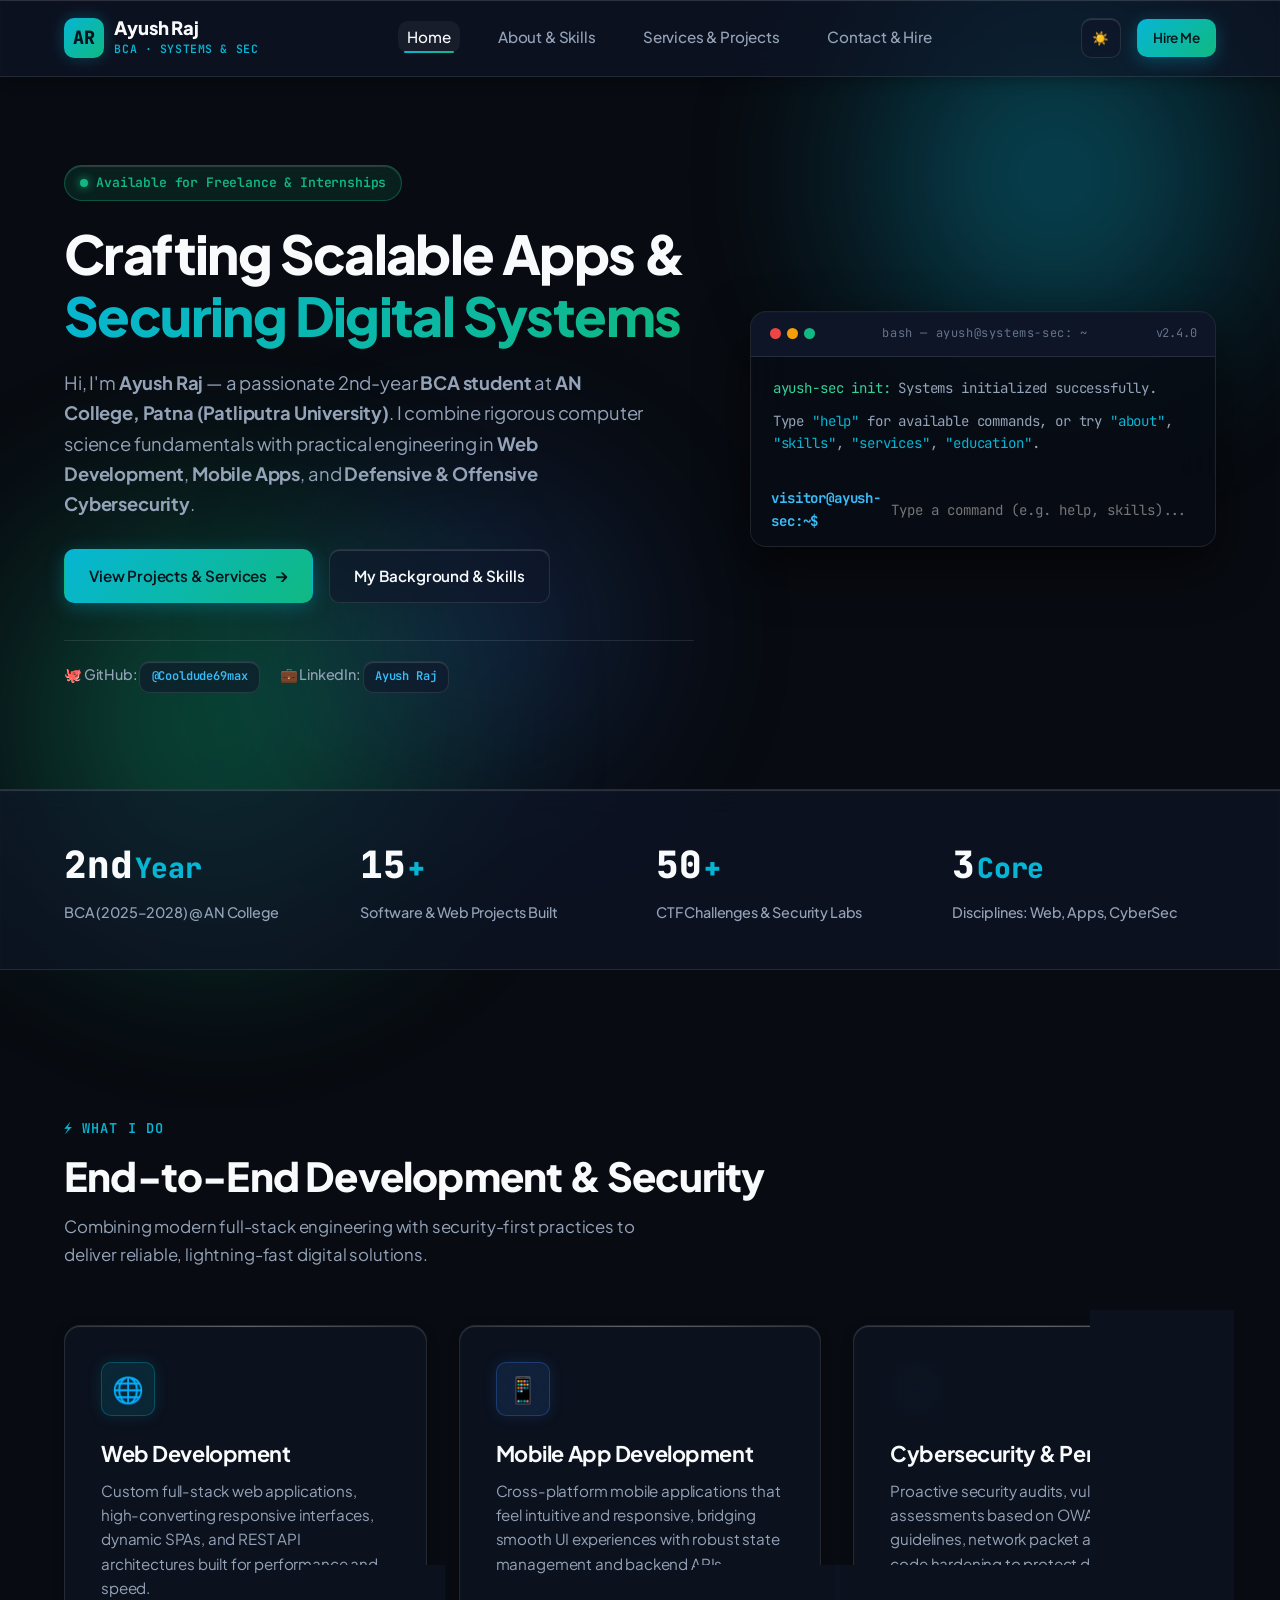
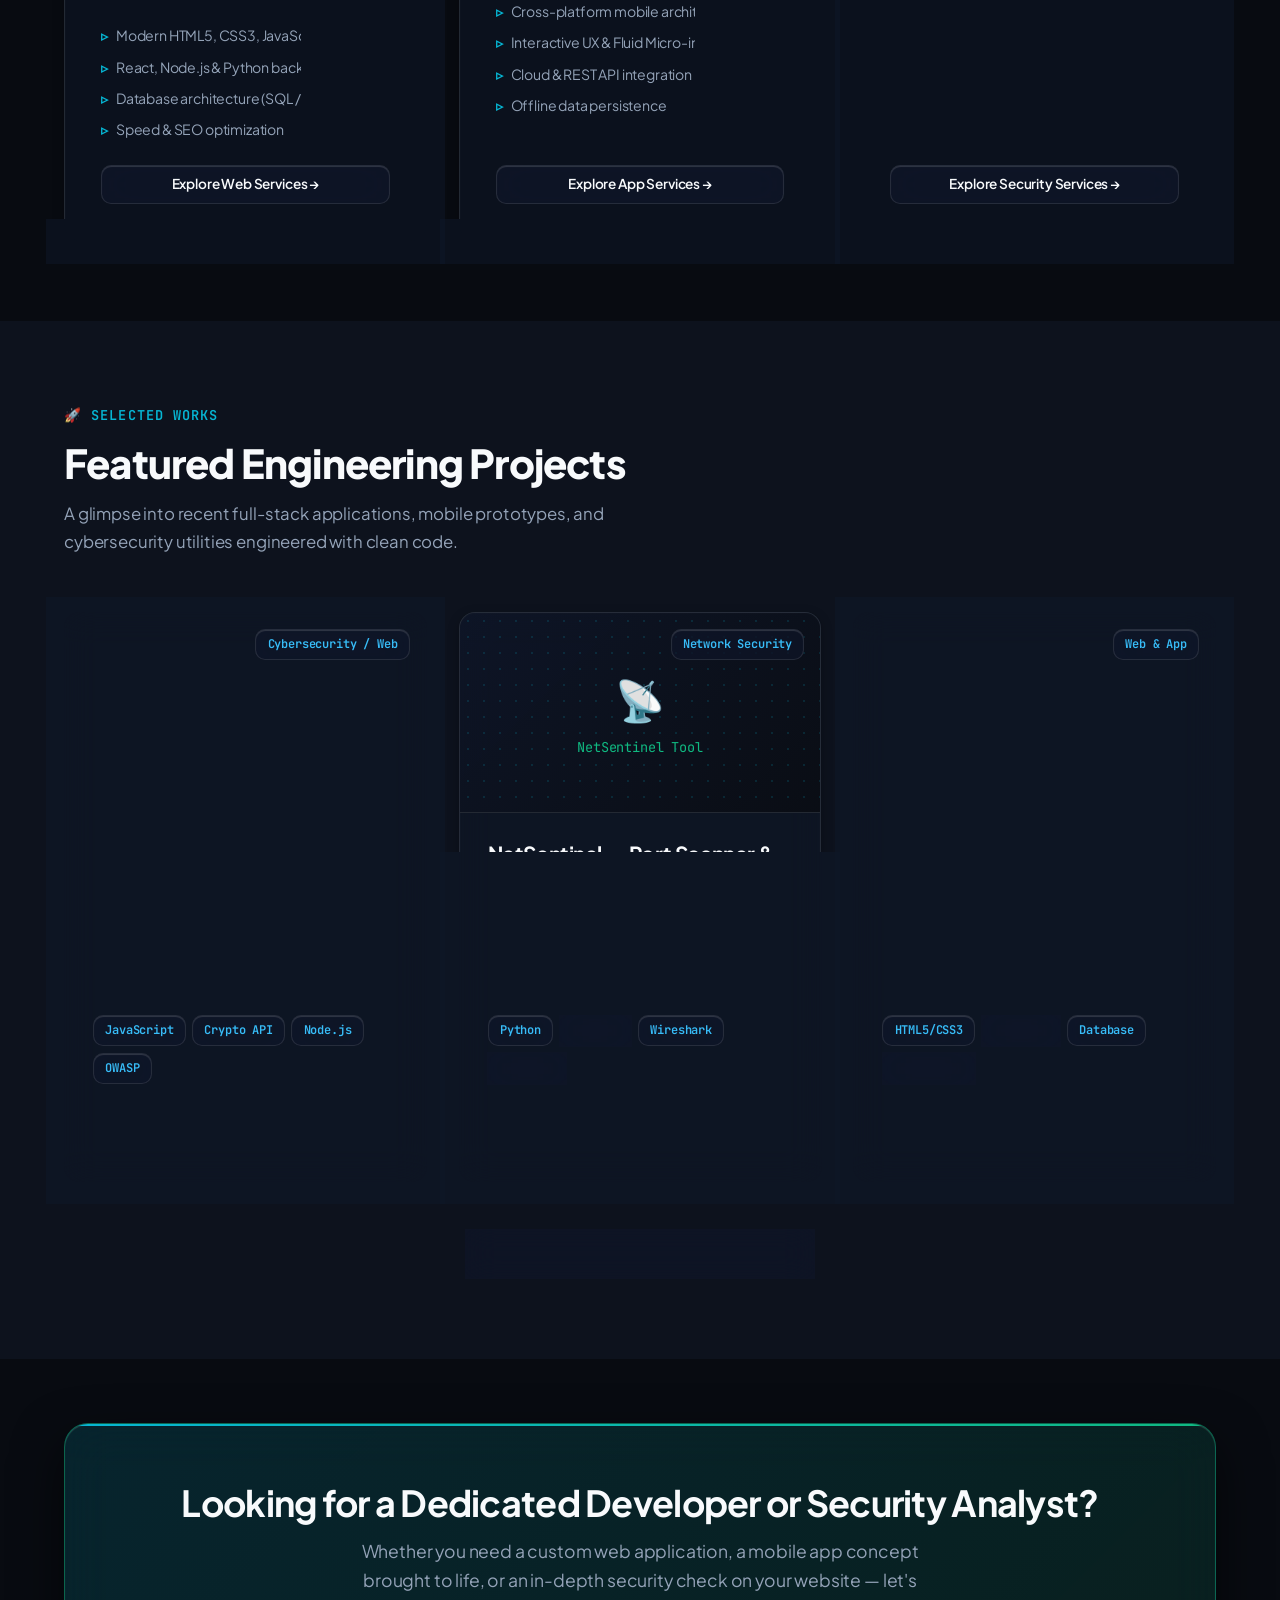
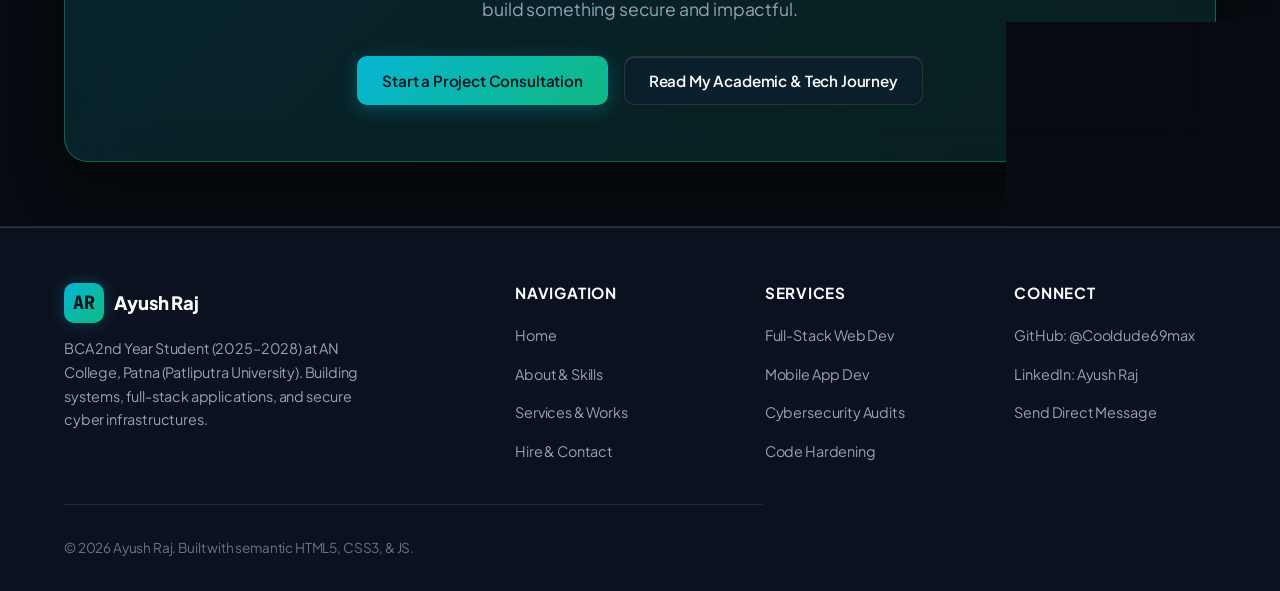
<file: index.html>
<!DOCTYPE html>
<html lang="en">
<head>
  <meta charset="UTF-8">
  <meta name="viewport" content="width=device-width, initial-scale=1.0">
  <title>Ayush Raj | Systems-Oriented Software Engineer & Cybersecurity Enthusiast</title>
  <meta name="description" content="Portfolio of Ayush Raj, 2nd-year BCA student at AN College, Patna (Patliputra University). Specializing in Web Development, Mobile App Development, and Cybersecurity.">
  <link rel="stylesheet" href="./style.css">
  <link rel="icon" href="data:image/svg+xml,<svg xmlns='http://www.w3.org/2000/svg' viewBox='0 0 100 100'><text y='.9em' font-size='90'>⚡</text></svg>">
</head>
<body>

  <!-- Ambient Glass Refraction Background Orbs -->
  <div class="ambient-orb orb-1"></div>
  <div class="ambient-orb orb-2"></div>
  <div class="ambient-orb orb-3"></div>

  <!-- ==================== HEADER / NAVIGATION ==================== -->
  <header class="site-header">
    <div class="container nav-container">
      <a href="index.html" class="brand-logo" aria-label="Ayush Raj Portfolio Home">
        <div class="brand-icon">AR</div>
        <div class="brand-title">
          <span class="brand-name">Ayush Raj</span>
          <span class="brand-tag">BCA · Systems & Sec</span>
        </div>
      </a>

      <!-- Navigation Links -->
      <ul class="nav-menu" id="navMenu">
        <li><a href="index.html" class="nav-link active">Home</a></li>
        <li><a href="about.html" class="nav-link">About & Skills</a></li>
        <li><a href="services.html" class="nav-link">Services & Projects</a></li>
        <li><a href="contact.html" class="nav-link">Contact & Hire</a></li>
      </ul>

      <!-- Action Buttons -->
      <div class="nav-actions">
        <button class="theme-toggle-btn" id="themeToggleBtn" aria-label="Toggle Theme">
          <span id="themeIcon">☀️</span>
        </button>
        <a href="contact.html" class="btn btn-primary btn-sm">Hire Me</a>
        <button class="mobile-menu-btn" id="mobileMenuBtn" aria-label="Toggle Navigation Menu" aria-expanded="false">☰</button>
      </div>
    </div>
  </header>

  <!-- ==================== MAIN CONTENT ==================== -->
  <main>
    <!-- HERO SECTION -->
    <section class="hero-section">
      <div class="container">
        <div class="hero-grid">
          
          <!-- Hero Intro Column -->
          <div class="hero-intro">
            <div>
              <span class="status-badge">
                <span class="status-dot"></span>
                Available for Freelance & Internships
              </span>
            </div>
            
            <h1 class="hero-title">
              Crafting Scalable Apps & <br>
              <span class="hero-highlight">Securing Digital Systems</span>
            </h1>

            <p class="hero-subtitle">
              Hi, I'm <strong>Ayush Raj</strong> — a passionate 2nd-year <strong>BCA student</strong> at <strong>AN College, Patna (Patliputra University)</strong>. I combine rigorous computer science fundamentals with practical engineering in <strong>Web Development</strong>, <strong>Mobile Apps</strong>, and <strong>Defensive & Offensive Cybersecurity</strong>.
            </p>

            <div class="hero-actions">
              <a href="services.html" class="btn btn-primary">
                <span>View Projects & Services</span>
                <span class="btn-icon">→</span>
              </a>
              <a href="about.html" class="btn btn-secondary">
                <span>My Background & Skills</span>
              </a>
            </div>

            <div class="hero-socials">
              <a href="https://github.com/Cooldude69max" target="_blank" rel="noopener noreferrer" class="social-link">
                <span>🐙 GitHub: <span class="tag-badge">@Cooldude69max</span></span>
              </a>
              <a href="https://www.linkedin.com/in/ayush-raj-39356b199/" target="_blank" rel="noopener noreferrer" class="social-link">
                <span>💼 LinkedIn: <span class="tag-badge">Ayush Raj</span></span>
              </a>
            </div>
          </div>

          <!-- Hero Terminal / Interactive Console Column -->
          <div class="hero-interactive">
            <div class="terminal-card">
              <div class="terminal-header">
                <div class="terminal-controls">
                  <span class="ctrl-dot ctrl-red"></span>
                  <span class="ctrl-dot ctrl-yellow"></span>
                  <span class="ctrl-dot ctrl-green"></span>
                </div>
                <div class="terminal-title">bash — ayush@systems-sec: ~</div>
                <div style="font-size:0.75rem; color:var(--text-muted);">v2.4.0</div>
              </div>

              <div class="terminal-body" id="terminalOutput">
                <div class="term-line">
                  <span class="term-green">ayush-sec init:</span> Systems initialized successfully.
                </div>
                <div class="term-line">
                  Type <span class="term-cyan">"help"</span> for available commands, or try <span class="term-cyan">"about"</span>, <span class="term-cyan">"skills"</span>, <span class="term-cyan">"services"</span>, <span class="term-cyan">"education"</span>.
                </div>
              </div>

              <div style="padding: 0.75rem 1.25rem; border-top: 1px solid var(--border-color); background: var(--term-bg);">
                <div class="terminal-input-row">
                  <span class="terminal-prompt">visitor@ayush-sec:~$</span>
                  <input type="text" id="terminalInput" class="terminal-input" placeholder="Type a command (e.g. help, skills)..." autocomplete="off" spellcheck="false">
                </div>
              </div>
            </div>
          </div>

        </div>
      </div>
    </section>

    <!-- METRICS / STATS BAR -->
    <section class="stats-bar">
      <div class="container">
        <div class="stats-grid">
          <div class="stat-item">
            <div class="stat-number">2nd<span class="stat-plus">Year</span></div>
            <div class="stat-label">BCA (2025–2028) @ AN College</div>
          </div>
          <div class="stat-item">
            <div class="stat-number">15<span class="stat-plus">+</span></div>
            <div class="stat-label">Software & Web Projects Built</div>
          </div>
          <div class="stat-item">
            <div class="stat-number">50<span class="stat-plus">+</span></div>
            <div class="stat-label">CTF Challenges & Security Labs</div>
          </div>
          <div class="stat-item">
            <div class="stat-number">3<span class="stat-plus">Core</span></div>
            <div class="stat-label">Disciplines: Web, Apps, CyberSec</div>
          </div>
        </div>
      </div>
    </section>

    <!-- CORE SERVICES OVERVIEW -->
    <section class="section">
      <div class="container">
        <div class="section-header">
          <span class="section-tag">⚡ What I Do</span>
          <h2 class="section-title">End-to-End Development & Security</h2>
          <p class="section-desc">
            Combining modern full-stack engineering with security-first practices to deliver reliable, lightning-fast digital solutions.
          </p>
        </div>

        <div class="card-grid-3">
          <!-- Card 1: Web Development -->
          <div class="feature-card">
            <div>
              <div class="card-icon">🌐</div>
              <h3 class="card-title">Web Development</h3>
              <p class="card-text">
                Custom full-stack web applications, high-converting responsive interfaces, dynamic SPAs, and REST API architectures built for performance and speed.
              </p>
              <ul class="card-list">
                <li class="card-list-item">Modern HTML5, CSS3, JavaScript ES6+</li>
                <li class="card-list-item">React, Node.js & Python backends</li>
                <li class="card-list-item">Database architecture (SQL / NoSQL)</li>
                <li class="card-list-item">Speed & SEO optimization</li>
              </ul>
            </div>
            <a href="services.html#web-dev" class="btn btn-secondary btn-sm">Explore Web Services →</a>
          </div>

          <!-- Card 2: App Development -->
          <div class="feature-card app">
            <div>
              <div class="card-icon">📱</div>
              <h3 class="card-title">Mobile App Development</h3>
              <p class="card-text">
                Cross-platform mobile applications that feel intuitive and responsive, bridging smooth UI experiences with robust state management and backend APIs.
              </p>
              <ul class="card-list">
                <li class="card-list-item">Cross-platform mobile architectures</li>
                <li class="card-list-item">Interactive UX & Fluid Micro-interactions</li>
                <li class="card-list-item">Cloud & REST API integration</li>
                <li class="card-list-item">Offline data persistence</li>
              </ul>
            </div>
            <a href="services.html#app-dev" class="btn btn-secondary btn-sm">Explore App Services →</a>
          </div>

          <!-- Card 3: Cybersecurity -->
          <div class="feature-card cyber">
            <div>
              <div class="card-icon">🛡️</div>
              <h3 class="card-title">Cybersecurity & Pentesting</h3>
              <p class="card-text">
                Proactive security audits, vulnerability assessments based on OWASP Top 10 guidelines, network packet analysis, and code hardening to protect digital assets.
              </p>
              <ul class="card-list">
                <li class="card-list-item">Web application vulnerability scans</li>
                <li class="card-list-item">OWASP Top 10 mitigation & defense</li>
                <li class="card-list-item">Network auditing with Wireshark & Nmap</li>
                <li class="card-list-item">Secure auth & cryptographic handling</li>
              </ul>
            </div>
            <a href="services.html#cyber-security" class="btn btn-secondary btn-sm">Explore Security Services →</a>
          </div>
        </div>
      </div>
    </section>

    <!-- FEATURED PROJECTS SHOWCASE -->
    <section class="section" style="background-color: var(--bg-secondary); border-top: 1px solid var(--border-color); border-bottom: 1px solid var(--border-color);">
      <div class="container">
        <div class="section-header">
          <span class="section-tag">🚀 Selected Works</span>
          <h2 class="section-title">Featured Engineering Projects</h2>
          <p class="section-desc">
            A glimpse into recent full-stack applications, mobile prototypes, and cybersecurity utilities engineered with clean code.
          </p>
        </div>

        <div class="card-grid-3">
          <!-- Project 1 -->
          <div class="project-card">
            <div class="project-preview">
              <div class="project-preview-mock">
                <div class="mock-pattern"></div>
                <div style="text-align:center; z-index:1;">
                  <span style="font-size: 2.5rem;">🔒</span>
                  <div style="font-family:var(--font-mono); font-size:0.85rem; color:var(--accent-cyan); margin-top:0.25rem;">SecureVault v1.2</div>
                </div>
              </div>
              <span class="tag-badge project-badge-type">Cybersecurity / Web</span>
            </div>
            <div class="project-body">
              <div>
                <h3 class="project-title">SecureVault — Encrypted Password Manager</h3>
                <p class="project-desc">
                  Client-side encrypted credential storage utilizing AES-GCM-256 and PBKDF2 key derivation, complete with real-time breach vulnerability scanning.
                </p>
                <div class="project-tags">
                  <span class="tag-badge">JavaScript</span>
                  <span class="tag-badge">Crypto API</span>
                  <span class="tag-badge">Node.js</span>
                  <span class="tag-badge">OWASP</span>
                </div>
              </div>
              <div class="project-footer">
                <a href="https://github.com/Cooldude69max" target="_blank" rel="noopener noreferrer" class="project-link">
                  <span>View Code on GitHub</span> →
                </a>
              </div>
            </div>
          </div>

          <!-- Project 2 -->
          <div class="project-card">
            <div class="project-preview">
              <div class="project-preview-mock">
                <div class="mock-pattern"></div>
                <div style="text-align:center; z-index:1;">
                  <span style="font-size: 2.5rem;">📡</span>
                  <div style="font-family:var(--font-mono); font-size:0.85rem; color:var(--accent-emerald); margin-top:0.25rem;">NetSentinel Tool</div>
                </div>
              </div>
              <span class="tag-badge project-badge-type">Network Security</span>
            </div>
            <div class="project-body">
              <div>
                <h3 class="project-title">NetSentinel — Port Scanner & Packet Analyzer</h3>
                <p class="project-desc">
                  A multi-threaded Python-based network diagnostic and port auditing utility capable of identifying banner vulnerabilities and unencrypted protocol leaks.
                </p>
                <div class="project-tags">
                  <span class="tag-badge">Python</span>
                  <span class="tag-badge">Sockets</span>
                  <span class="tag-badge">Wireshark</span>
                  <span class="tag-badge">CLI Tool</span>
                </div>
              </div>
              <div class="project-footer">
                <a href="https://github.com/Cooldude69max" target="_blank" rel="noopener noreferrer" class="project-link">
                  <span>View Code on GitHub</span> →
                </a>
              </div>
            </div>
          </div>

          <!-- Project 3 -->
          <div class="project-card">
            <div class="project-preview">
              <div class="project-preview-mock">
                <div class="mock-pattern"></div>
                <div style="text-align:center; z-index:1;">
                  <span style="font-size: 2.5rem;">🎓</span>
                  <div style="font-family:var(--font-mono); font-size:0.85rem; color:var(--accent-cyan); margin-top:0.25rem;">CampusConnect</div>
                </div>
              </div>
              <span class="tag-badge project-badge-type">Web & App</span>
            </div>
            <div class="project-body">
              <div>
                <h3 class="project-title">CampusConnect — Student Hub & Attendance</h3>
                <p class="project-desc">
                  Full-stack academic management portal allowing students to monitor lecture schedules, calculate attendance criteria, and share peer study materials securely.
                </p>
                <div class="project-tags">
                  <span class="tag-badge">HTML5/CSS3</span>
                  <span class="tag-badge">REST API</span>
                  <span class="tag-badge">Database</span>
                  <span class="tag-badge">Responsive</span>
                </div>
              </div>
              <div class="project-footer">
                <a href="https://github.com/Cooldude69max" target="_blank" rel="noopener noreferrer" class="project-link">
                  <span>View Code on GitHub</span> →
                </a>
              </div>
            </div>
          </div>
        </div>

        <div style="text-align: center; margin-top: 3rem;">
          <a href="services.html" class="btn btn-secondary">Explore All Projects & Service Packages →</a>
        </div>
      </div>
    </section>

    <!-- CALL TO ACTION BANNER -->
    <section class="container">
      <div class="cta-banner">
        <h2 class="cta-title">Looking for a Dedicated Developer or Security Analyst?</h2>
        <p class="cta-desc">
          Whether you need a custom web application, a mobile app concept brought to life, or an in-depth security check on your website — let's build something secure and impactful.
        </p>
        <div style="display: flex; gap: 1rem; justify-content: center; flex-wrap: wrap;">
          <a href="contact.html" class="btn btn-primary">Start a Project Consultation</a>
          <a href="about.html" class="btn btn-secondary">Read My Academic & Tech Journey</a>
        </div>
      </div>
    </section>
  </main>

  <!-- ==================== FOOTER ==================== -->
  <footer class="site-footer">
    <div class="container">
      <div class="footer-grid">
        <!-- Brand Info -->
        <div>
          <div class="brand-logo">
            <div class="brand-icon">AR</div>
            <span class="brand-name">Ayush Raj</span>
          </div>
          <p class="footer-brand-desc">
            BCA 2nd Year Student (2025–2028) at AN College, Patna (Patliputra University). Building systems, full-stack applications, and secure cyber infrastructures.
          </p>
        </div>

        <!-- Quick Links -->
        <div>
          <h4 class="footer-col-title">Navigation</h4>
          <ul class="footer-links">
            <li><a href="index.html" class="footer-link">Home</a></li>
            <li><a href="about.html" class="footer-link">About & Skills</a></li>
            <li><a href="services.html" class="footer-link">Services & Works</a></li>
            <li><a href="contact.html" class="footer-link">Hire & Contact</a></li>
          </ul>
        </div>

        <!-- Services -->
        <div>
          <h4 class="footer-col-title">Services</h4>
          <ul class="footer-links">
            <li><a href="services.html#web-dev" class="footer-link">Full-Stack Web Dev</a></li>
            <li><a href="services.html#app-dev" class="footer-link">Mobile App Dev</a></li>
            <li><a href="services.html#cyber-security" class="footer-link">Cybersecurity Audits</a></li>
            <li><a href="services.html#consulting" class="footer-link">Code Hardening</a></li>
          </ul>
        </div>

        <!-- Connect Profiles -->
        <div>
          <h4 class="footer-col-title">Connect</h4>
          <ul class="footer-links">
            <li><a href="https://github.com/Cooldude69max" target="_blank" rel="noopener noreferrer" class="footer-link">GitHub: @Cooldude69max</a></li>
            <li><a href="https://www.linkedin.com/in/ayush-raj-39356b199/" target="_blank" rel="noopener noreferrer" class="footer-link">LinkedIn: Ayush Raj</a></li>
            <li><a href="contact.html" class="footer-link">Send Direct Message</a></li>
          </ul>
        </div>
      </div>

      <div class="footer-bottom">
        <div>© <span id="currentYear">2026</span> Ayush Raj. Built with semantic HTML5, CSS3, & JS.</div>
        <div style="font-family: var(--font-mono); font-size: 0.8rem; color: var(--accent-emerald);">● Systems Normal · OWASP Compliant</div>
      </div>
    </div>
  </footer>

  <script src="./main.js"></script>
</body>
</html>
</file>
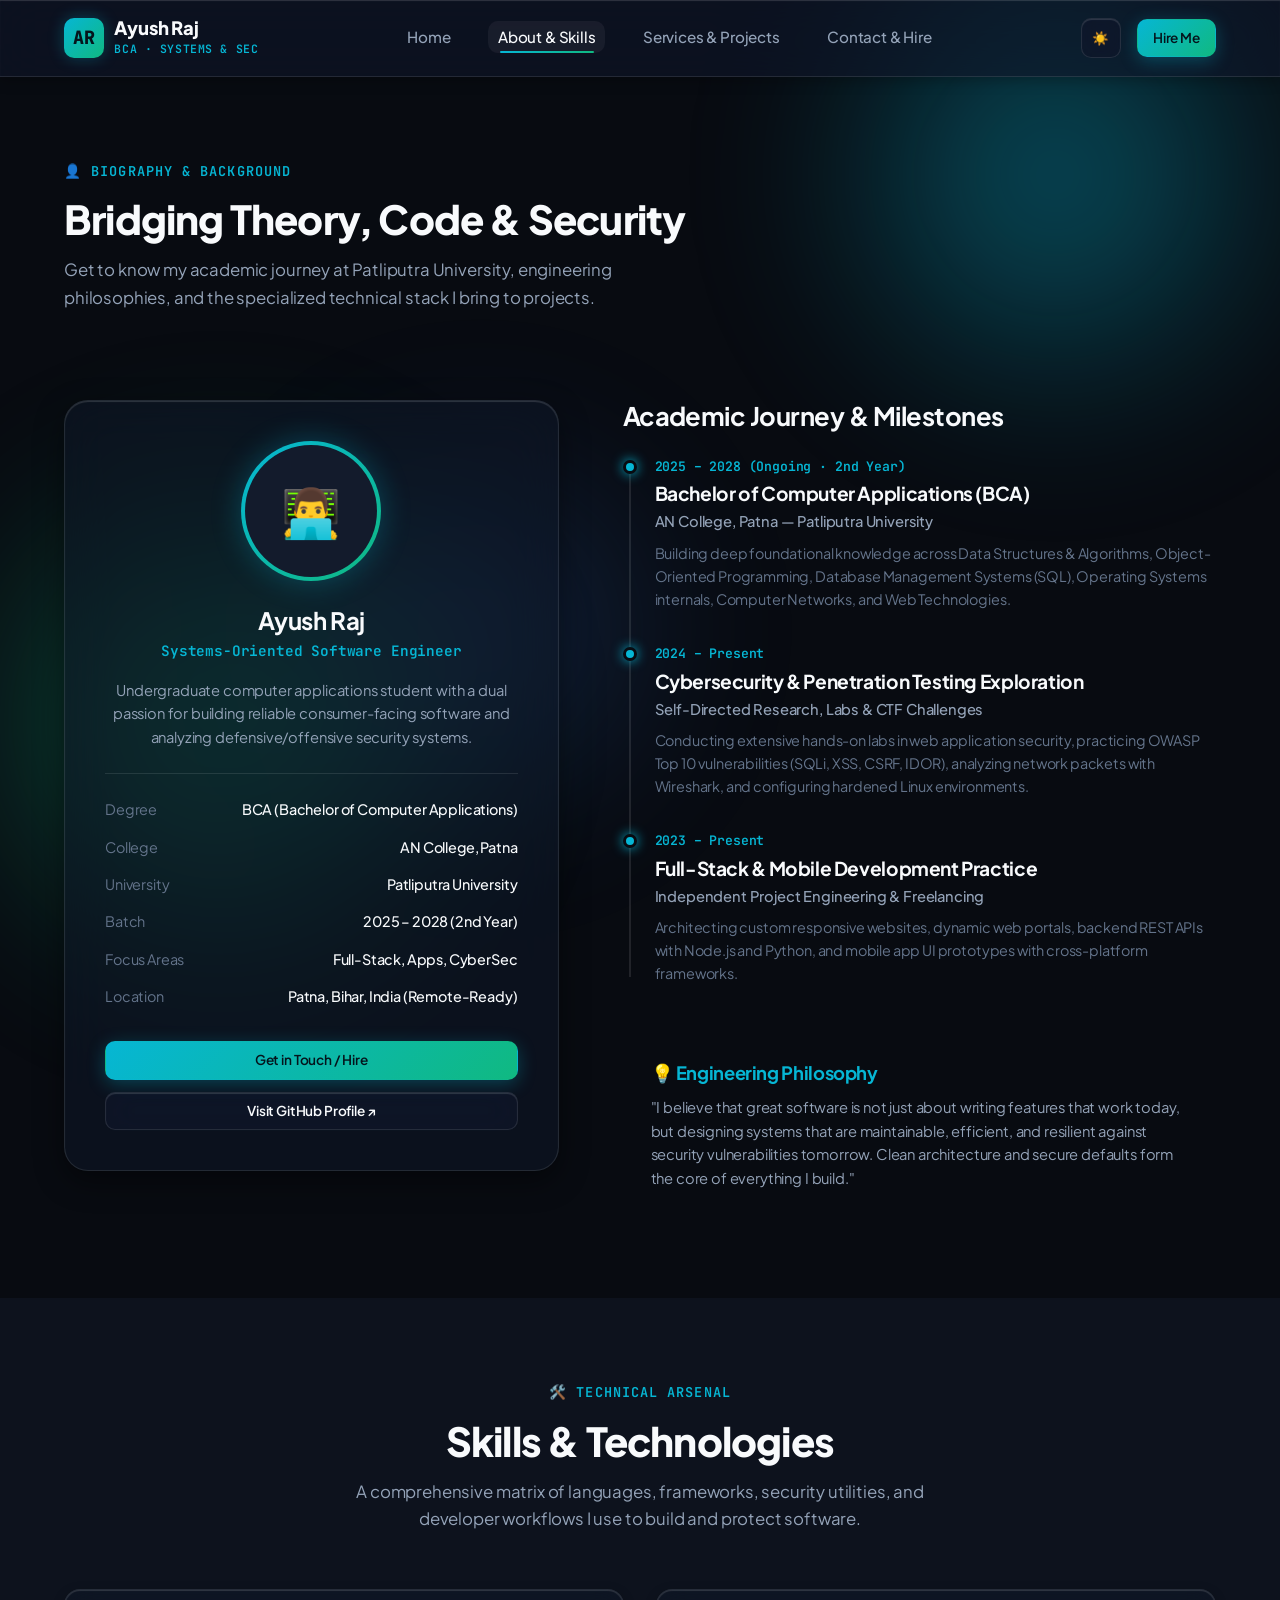
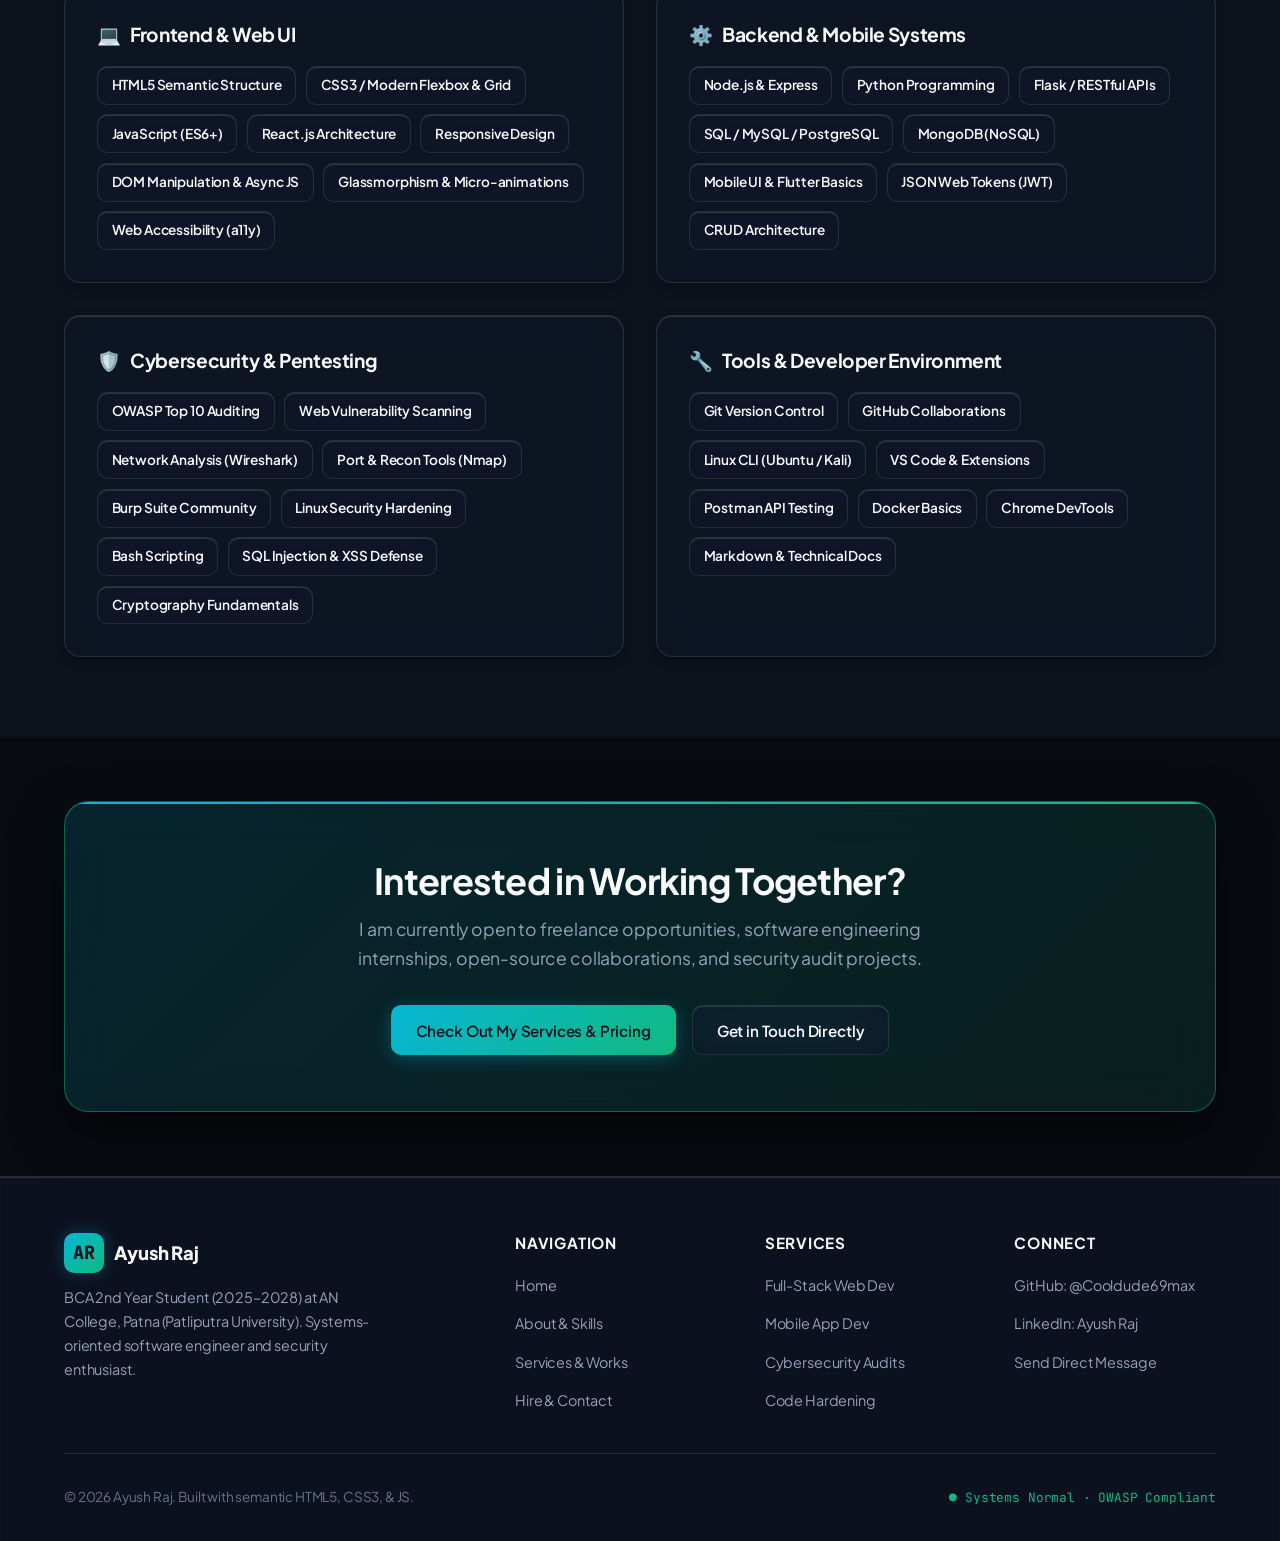
<file: about.html>
<!DOCTYPE html>
<html lang="en">
<head>
  <meta charset="UTF-8">
  <meta name="viewport" content="width=device-width, initial-scale=1.0">
  <title>About & Skills | Ayush Raj - BCA Student & Software Engineer</title>
  <meta name="description" content="Learn about Ayush Raj, 2nd-year BCA student at AN College Patna (Patliputra University), exploring software engineering, web development, app architectures, and cybersecurity.">
  <link rel="stylesheet" href="./style.css">
  <link rel="icon" href="data:image/svg+xml,<svg xmlns='http://www.w3.org/2000/svg' viewBox='0 0 100 100'><text y='.9em' font-size='90'>⚡</text></svg>">
</head>
<body>

  <!-- Ambient Glass Refraction Background Orbs -->
  <div class="ambient-orb orb-1"></div>
  <div class="ambient-orb orb-2"></div>
  <div class="ambient-orb orb-3"></div>

  <!-- ==================== HEADER / NAVIGATION ==================== -->
  <header class="site-header">
    <div class="container nav-container">
      <a href="index.html" class="brand-logo" aria-label="Ayush Raj Portfolio Home">
        <div class="brand-icon">AR</div>
        <div class="brand-title">
          <span class="brand-name">Ayush Raj</span>
          <span class="brand-tag">BCA · Systems & Sec</span>
        </div>
      </a>

      <!-- Navigation Links -->
      <ul class="nav-menu" id="navMenu">
        <li><a href="index.html" class="nav-link">Home</a></li>
        <li><a href="about.html" class="nav-link active">About & Skills</a></li>
        <li><a href="services.html" class="nav-link">Services & Projects</a></li>
        <li><a href="contact.html" class="nav-link">Contact & Hire</a></li>
      </ul>

      <!-- Action Buttons -->
      <div class="nav-actions">
        <button class="theme-toggle-btn" id="themeToggleBtn" aria-label="Toggle Theme">
          <span id="themeIcon">☀️</span>
        </button>
        <a href="contact.html" class="btn btn-primary btn-sm">Hire Me</a>
        <button class="mobile-menu-btn" id="mobileMenuBtn" aria-label="Toggle Navigation Menu" aria-expanded="false">☰</button>
      </div>
    </div>
  </header>

  <!-- ==================== MAIN CONTENT ==================== -->
  <main>
    <!-- PAGE HEADER -->
    <section class="section" style="padding-bottom: 2rem;">
      <div class="container">
        <div class="section-header">
          <span class="section-tag">👤 Biography & Background</span>
          <h1 class="section-title">Bridging Theory, Code & Security</h1>
          <p class="section-desc">
            Get to know my academic journey at Patliputra University, engineering philosophies, and the specialized technical stack I bring to projects.
          </p>
        </div>
      </div>
    </section>

    <!-- ABOUT PROFILE & EDUCATION SECTION -->
    <section class="section" style="padding-top: 0;">
      <div class="container">
        <div class="about-grid">
          
          <!-- Profile Card -->
          <div class="profile-card">
            <div class="profile-avatar-wrapper">
              <div class="profile-avatar">👨‍💻</div>
            </div>
            <h2 class="profile-name">Ayush Raj</h2>
            <div class="profile-role">Systems-Oriented Software Engineer</div>
            <p style="font-size: 0.92rem; color: var(--text-secondary); line-height: 1.6;">
              Undergraduate computer applications student with a dual passion for building reliable consumer-facing software and analyzing defensive/offensive security systems.
            </p>

            <ul class="profile-meta-list">
              <li class="profile-meta-item">
                <span class="profile-meta-label">Degree</span>
                <span class="profile-meta-value">BCA (Bachelor of Computer Applications)</span>
              </li>
              <li class="profile-meta-item">
                <span class="profile-meta-label">College</span>
                <span class="profile-meta-value">AN College, Patna</span>
              </li>
              <li class="profile-meta-item">
                <span class="profile-meta-label">University</span>
                <span class="profile-meta-value">Patliputra University</span>
              </li>
              <li class="profile-meta-item">
                <span class="profile-meta-label">Batch</span>
                <span class="profile-meta-value">2025 – 2028 (2nd Year)</span>
              </li>
              <li class="profile-meta-item">
                <span class="profile-meta-label">Focus Areas</span>
                <span class="profile-meta-value">Full-Stack, Apps, CyberSec</span>
              </li>
              <li class="profile-meta-item">
                <span class="profile-meta-label">Location</span>
                <span class="profile-meta-value">Patna, Bihar, India (Remote-Ready)</span>
              </li>
            </ul>

            <div style="margin-top: 2rem; display: flex; flex-direction: column; gap: 0.75rem;">
              <a href="contact.html" class="btn btn-primary btn-sm">Get in Touch / Hire</a>
              <a href="https://github.com/Cooldude69max" target="_blank" rel="noopener noreferrer" class="btn btn-secondary btn-sm">Visit GitHub Profile ↗</a>
            </div>
          </div>

          <!-- Academic & Professional Journey Timeline -->
          <div>
            <h3 style="font-size: 1.6rem; margin-bottom: 1.5rem;">Academic Journey & Milestones</h3>
            
            <div class="timeline">
              <!-- Timeline Item 1 -->
              <div class="timeline-item">
                <div class="timeline-dot"></div>
                <div class="timeline-date">2025 – 2028 (Ongoing · 2nd Year)</div>
                <h4 class="timeline-title">Bachelor of Computer Applications (BCA)</h4>
                <div class="timeline-sub">AN College, Patna — Patliputra University</div>
                <p class="timeline-desc">
                  Building deep foundational knowledge across Data Structures & Algorithms, Object-Oriented Programming, Database Management Systems (SQL), Operating Systems internals, Computer Networks, and Web Technologies.
                </p>
              </div>

              <!-- Timeline Item 2 -->
              <div class="timeline-item">
                <div class="timeline-dot"></div>
                <div class="timeline-date">2024 – Present</div>
                <h4 class="timeline-title">Cybersecurity & Penetration Testing Exploration</h4>
                <div class="timeline-sub">Self-Directed Research, Labs & CTF Challenges</div>
                <p class="timeline-desc">
                  Conducting extensive hands-on labs in web application security, practicing OWASP Top 10 vulnerabilities (SQLi, XSS, CSRF, IDOR), analyzing network packets with Wireshark, and configuring hardened Linux environments.
                </p>
              </div>

              <!-- Timeline Item 3 -->
              <div class="timeline-item">
                <div class="timeline-dot"></div>
                <div class="timeline-date">2023 – Present</div>
                <h4 class="timeline-title">Full-Stack & Mobile Development Practice</h4>
                <div class="timeline-sub">Independent Project Engineering & Freelancing</div>
                <p class="timeline-desc">
                  Architecting custom responsive websites, dynamic web portals, backend REST APIs with Node.js and Python, and mobile app UI prototypes with cross-platform frameworks.
                </p>
              </div>
            </div>

            <!-- Core Engineering Principles -->
            <div style="margin-top: 3rem; background: var(--bg-card); border: 1px solid var(--border-color); border-radius: var(--radius-md); padding: 1.75rem;">
              <h4 style="font-size: 1.15rem; margin-bottom: 0.75rem; color: var(--accent-cyan);">💡 Engineering Philosophy</h4>
              <p style="font-size: 0.92rem; color: var(--text-secondary); line-height: 1.6;">
                "I believe that great software is not just about writing features that work today, but designing systems that are maintainable, efficient, and resilient against security vulnerabilities tomorrow. Clean architecture and secure defaults form the core of everything I build."
              </p>
            </div>
          </div>

        </div>
      </div>
    </section>

    <!-- COMPREHENSIVE SKILLS MATRIX -->
    <section class="section" style="background-color: var(--bg-secondary); border-top: 1px solid var(--border-color); border-bottom: 1px solid var(--border-color);">
      <div class="container">
        <div class="section-header text-center">
          <span class="section-tag">🛠️ Technical Arsenal</span>
          <h2 class="section-title">Skills & Technologies</h2>
          <p class="section-desc">
            A comprehensive matrix of languages, frameworks, security utilities, and developer workflows I use to build and protect software.
          </p>
        </div>

        <div class="card-grid-2">
          
          <!-- Category 1: Frontend Development -->
          <div class="skills-category">
            <h3 class="skills-category-title">
              <span>💻</span>
              <span>Frontend & Web UI</span>
            </h3>
            <div class="skills-chips">
              <span class="skill-chip">HTML5 Semantic Structure</span>
              <span class="skill-chip">CSS3 / Modern Flexbox & Grid</span>
              <span class="skill-chip">JavaScript (ES6+)</span>
              <span class="skill-chip">React.js Architecture</span>
              <span class="skill-chip">Responsive Design</span>
              <span class="skill-chip">DOM Manipulation & Async JS</span>
              <span class="skill-chip">Glassmorphism & Micro-animations</span>
              <span class="skill-chip">Web Accessibility (a11y)</span>
            </div>
          </div>

          <!-- Category 2: Backend & Mobile -->
          <div class="skills-category">
            <h3 class="skills-category-title">
              <span>⚙️</span>
              <span>Backend & Mobile Systems</span>
            </h3>
            <div class="skills-chips">
              <span class="skill-chip">Node.js & Express</span>
              <span class="skill-chip">Python Programming</span>
              <span class="skill-chip">Flask / RESTful APIs</span>
              <span class="skill-chip">SQL / MySQL / PostgreSQL</span>
              <span class="skill-chip">MongoDB (NoSQL)</span>
              <span class="skill-chip">Mobile UI & Flutter Basics</span>
              <span class="skill-chip">JSON Web Tokens (JWT)</span>
              <span class="skill-chip">CRUD Architecture</span>
            </div>
          </div>

          <!-- Category 3: Cybersecurity & Pentesting -->
          <div class="skills-category">
            <h3 class="skills-category-title">
              <span>🛡️</span>
              <span>Cybersecurity & Pentesting</span>
            </h3>
            <div class="skills-chips">
              <span class="skill-chip">OWASP Top 10 Auditing</span>
              <span class="skill-chip">Web Vulnerability Scanning</span>
              <span class="skill-chip">Network Analysis (Wireshark)</span>
              <span class="skill-chip">Port & Recon Tools (Nmap)</span>
              <span class="skill-chip">Burp Suite Community</span>
              <span class="skill-chip">Linux Security Hardening</span>
              <span class="skill-chip">Bash Scripting</span>
              <span class="skill-chip">SQL Injection & XSS Defense</span>
              <span class="skill-chip">Cryptography Fundamentals</span>
            </div>
          </div>

          <!-- Category 4: Tools & DevOps -->
          <div class="skills-category">
            <h3 class="skills-category-title">
              <span>🔧</span>
              <span>Tools & Developer Environment</span>
            </h3>
            <div class="skills-chips">
              <span class="skill-chip">Git Version Control</span>
              <span class="skill-chip">GitHub Collaborations</span>
              <span class="skill-chip">Linux CLI (Ubuntu / Kali)</span>
              <span class="skill-chip">VS Code & Extensions</span>
              <span class="skill-chip">Postman API Testing</span>
              <span class="skill-chip">Docker Basics</span>
              <span class="skill-chip">Chrome DevTools</span>
              <span class="skill-chip">Markdown & Technical Docs</span>
            </div>
          </div>

        </div>
      </div>
    </section>

    <!-- CALL TO ACTION BANNER -->
    <section class="container">
      <div class="cta-banner">
        <h2 class="cta-title">Interested in Working Together?</h2>
        <p class="cta-desc">
          I am currently open to freelance opportunities, software engineering internships, open-source collaborations, and security audit projects.
        </p>
        <div style="display: flex; gap: 1rem; justify-content: center; flex-wrap: wrap;">
          <a href="services.html" class="btn btn-primary">Check Out My Services & Pricing</a>
          <a href="contact.html" class="btn btn-secondary">Get in Touch Directly</a>
        </div>
      </div>
    </section>
  </main>

  <!-- ==================== FOOTER ==================== -->
  <footer class="site-footer">
    <div class="container">
      <div class="footer-grid">
        <!-- Brand Info -->
        <div>
          <div class="brand-logo">
            <div class="brand-icon">AR</div>
            <span class="brand-name">Ayush Raj</span>
          </div>
          <p class="footer-brand-desc">
            BCA 2nd Year Student (2025–2028) at AN College, Patna (Patliputra University). Systems-oriented software engineer and security enthusiast.
          </p>
        </div>

        <!-- Quick Links -->
        <div>
          <h4 class="footer-col-title">Navigation</h4>
          <ul class="footer-links">
            <li><a href="index.html" class="footer-link">Home</a></li>
            <li><a href="about.html" class="footer-link">About & Skills</a></li>
            <li><a href="services.html" class="footer-link">Services & Works</a></li>
            <li><a href="contact.html" class="footer-link">Hire & Contact</a></li>
          </ul>
        </div>

        <!-- Services -->
        <div>
          <h4 class="footer-col-title">Services</h4>
          <ul class="footer-links">
            <li><a href="services.html#web-dev" class="footer-link">Full-Stack Web Dev</a></li>
            <li><a href="services.html#app-dev" class="footer-link">Mobile App Dev</a></li>
            <li><a href="services.html#cyber-security" class="footer-link">Cybersecurity Audits</a></li>
            <li><a href="services.html#consulting" class="footer-link">Code Hardening</a></li>
          </ul>
        </div>

        <!-- Connect Profiles -->
        <div>
          <h4 class="footer-col-title">Connect</h4>
          <ul class="footer-links">
            <li><a href="https://github.com/Cooldude69max" target="_blank" rel="noopener noreferrer" class="footer-link">GitHub: @Cooldude69max</a></li>
            <li><a href="https://www.linkedin.com/in/ayush-raj-39356b199/" target="_blank" rel="noopener noreferrer" class="footer-link">LinkedIn: Ayush Raj</a></li>
            <li><a href="contact.html" class="footer-link">Send Direct Message</a></li>
          </ul>
        </div>
      </div>

      <div class="footer-bottom">
        <div>© <span id="currentYear">2026</span> Ayush Raj. Built with semantic HTML5, CSS3, & JS.</div>
        <div style="font-family: var(--font-mono); font-size: 0.8rem; color: var(--accent-emerald);">● Systems Normal · OWASP Compliant</div>
      </div>
    </div>
  </footer>

  <script src="./main.js"></script>
</body>
</html>
</file>
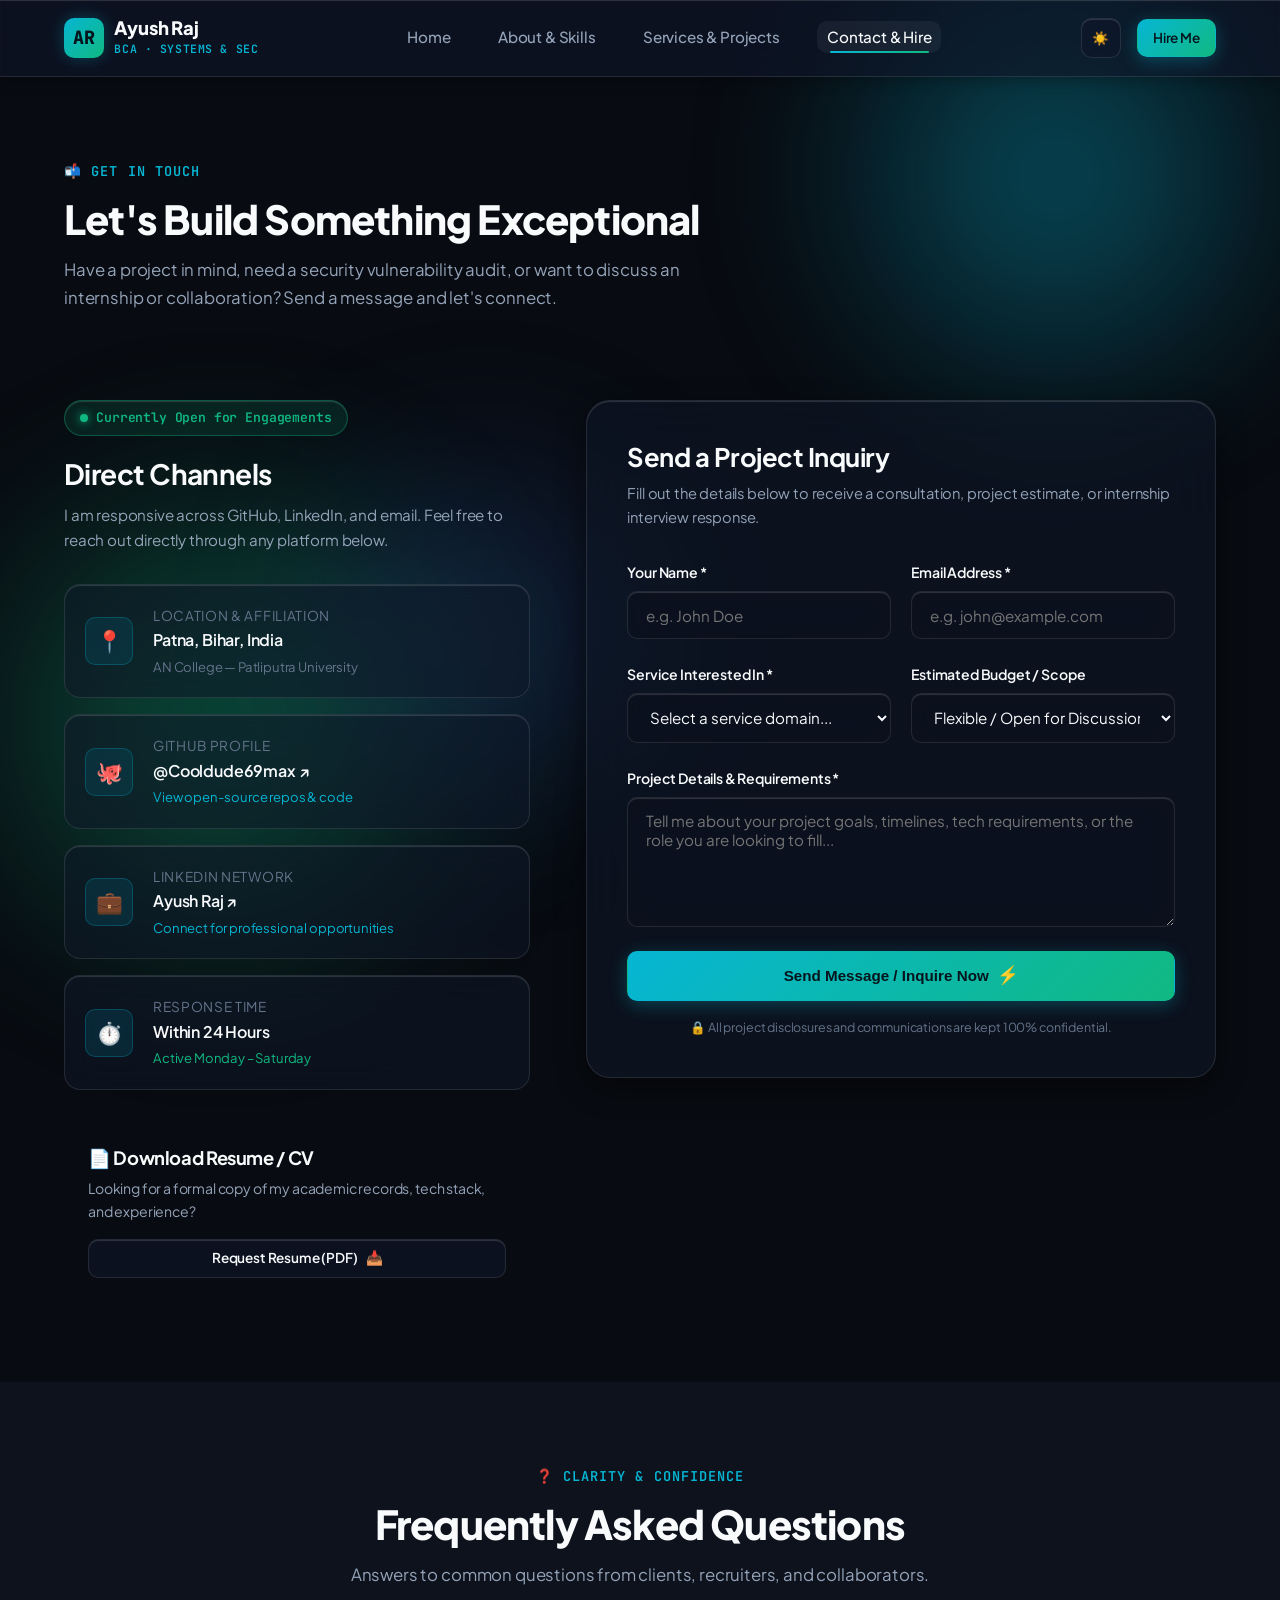
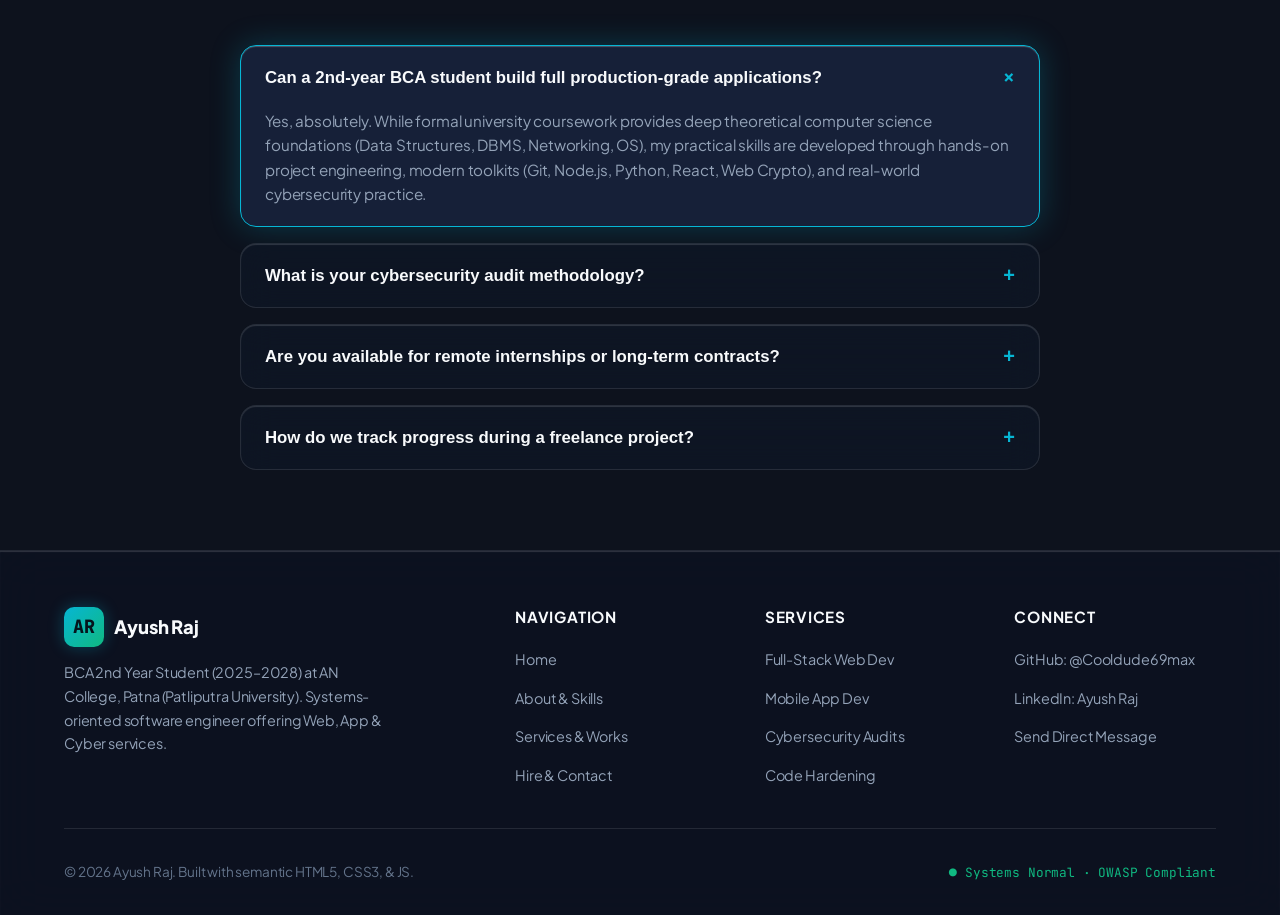
<file: contact.html>
<!DOCTYPE html>
<html lang="en">
<head>
  <meta charset="UTF-8">
  <meta name="viewport" content="width=device-width, initial-scale=1.0">
  <title>Contact & Hire | Ayush Raj - Systems & Software Engineer</title>
  <meta name="description" content="Get in touch with Ayush Raj for freelance web development, mobile applications, cybersecurity audits, or software engineering internships.">
  <link rel="stylesheet" href="./style.css">
  <link rel="icon" href="data:image/svg+xml,<svg xmlns='http://www.w3.org/2000/svg' viewBox='0 0 100 100'><text y='.9em' font-size='90'>⚡</text></svg>">
</head>
<body>

  <!-- Ambient Glass Refraction Background Orbs -->
  <div class="ambient-orb orb-1"></div>
  <div class="ambient-orb orb-2"></div>
  <div class="ambient-orb orb-3"></div>

  <!-- ==================== HEADER / NAVIGATION ==================== -->
  <header class="site-header">
    <div class="container nav-container">
      <a href="index.html" class="brand-logo" aria-label="Ayush Raj Portfolio Home">
        <div class="brand-icon">AR</div>
        <div class="brand-title">
          <span class="brand-name">Ayush Raj</span>
          <span class="brand-tag">BCA · Systems & Sec</span>
        </div>
      </a>

      <!-- Navigation Links -->
      <ul class="nav-menu" id="navMenu">
        <li><a href="index.html" class="nav-link">Home</a></li>
        <li><a href="about.html" class="nav-link">About & Skills</a></li>
        <li><a href="services.html" class="nav-link">Services & Projects</a></li>
        <li><a href="contact.html" class="nav-link active">Contact & Hire</a></li>
      </ul>

      <!-- Action Buttons -->
      <div class="nav-actions">
        <button class="theme-toggle-btn" id="themeToggleBtn" aria-label="Toggle Theme">
          <span id="themeIcon">☀️</span>
        </button>
        <a href="contact.html" class="btn btn-primary btn-sm">Hire Me</a>
        <button class="mobile-menu-btn" id="mobileMenuBtn" aria-label="Toggle Navigation Menu" aria-expanded="false">☰</button>
      </div>
    </div>
  </header>

  <!-- ==================== MAIN CONTENT ==================== -->
  <main>
    <!-- PAGE HEADER -->
    <section class="section" style="padding-bottom: 2rem;">
      <div class="container">
        <div class="section-header">
          <span class="section-tag">📬 Get in Touch</span>
          <h1 class="section-title">Let's Build Something Exceptional</h1>
          <p class="section-desc">
            Have a project in mind, need a security vulnerability audit, or want to discuss an internship or collaboration? Send a message and let's connect.
          </p>
        </div>
      </div>
    </section>

    <!-- CONTACT DETAILS & FORM -->
    <section class="section" style="padding-top: 0;">
      <div class="container">
        <div class="contact-grid">
          
          <!-- Contact Info Panel -->
          <div class="contact-info-panel">
            <div>
              <span class="status-badge" style="margin-bottom: 1.25rem;">
                <span class="status-dot"></span>
                Currently Open for Engagements
              </span>
              <h2 style="font-size: 1.75rem; margin-bottom: 0.75rem;">Direct Channels</h2>
              <p style="font-size: 0.95rem; color: var(--text-secondary); line-height: 1.6;">
                I am responsive across GitHub, LinkedIn, and email. Feel free to reach out directly through any platform below.
              </p>
            </div>

            <!-- Info Cards -->
            <div style="display: flex; flex-direction: column; gap: 1rem;">
              <!-- Card: Location & College -->
              <div class="contact-card">
                <div class="contact-card-icon">📍</div>
                <div>
                  <div class="contact-card-title">Location & Affiliation</div>
                  <div class="contact-card-val">Patna, Bihar, India</div>
                  <div style="font-size: 0.82rem; color: var(--text-muted); margin-top: 2px;">AN College — Patliputra University</div>
                </div>
              </div>

              <!-- Card: GitHub -->
              <a href="https://github.com/Cooldude69max" target="_blank" rel="noopener noreferrer" class="contact-card" style="text-decoration: none;">
                <div class="contact-card-icon">🐙</div>
                <div>
                  <div class="contact-card-title">GitHub Profile</div>
                  <div class="contact-card-val">@Cooldude69max ↗</div>
                  <div style="font-size: 0.82rem; color: var(--accent-cyan); margin-top: 2px;">View open-source repos & code</div>
                </div>
              </a>

              <!-- Card: LinkedIn -->
              <a href="https://www.linkedin.com/in/ayush-raj-39356b199/" target="_blank" rel="noopener noreferrer" class="contact-card" style="text-decoration: none;">
                <div class="contact-card-icon">💼</div>
                <div>
                  <div class="contact-card-title">LinkedIn Network</div>
                  <div class="contact-card-val">Ayush Raj ↗</div>
                  <div style="font-size: 0.82rem; color: var(--accent-cyan); margin-top: 2px;">Connect for professional opportunities</div>
                </div>
              </a>

              <!-- Card: Response SLA -->
              <div class="contact-card">
                <div class="contact-card-icon">⏱️</div>
                <div>
                  <div class="contact-card-title">Response Time</div>
                  <div class="contact-card-val">Within 24 Hours</div>
                  <div style="font-size: 0.82rem; color: var(--accent-emerald); margin-top: 2px;">Active Monday – Saturday</div>
                </div>
              </div>
            </div>

            <!-- Resume Download Section -->
            <div style="background: var(--bg-card); border: 1px solid var(--border-color); border-radius: var(--radius-md); padding: 1.5rem;">
              <h3 style="font-size: 1.15rem; margin-bottom: 0.5rem; color: var(--text-primary);">📄 Download Resume / CV</h3>
              <p style="font-size: 0.88rem; color: var(--text-secondary); margin-bottom: 1rem;">
                Looking for a formal copy of my academic records, tech stack, and experience?
              </p>
              <a href="mailto:contact@ayushraj.dev?subject=Request%20for%20Ayush%20Raj%20Resume" class="btn btn-secondary btn-sm" style="width: 100%;">
                <span>Request Resume (PDF)</span> 📥
              </a>
            </div>
          </div>

          <!-- Interactive Contact Form -->
          <div class="form-container">
            <h2 style="font-size: 1.6rem; margin-bottom: 0.5rem;">Send a Project Inquiry</h2>
            <p style="font-size: 0.92rem; color: var(--text-secondary); margin-bottom: 2rem;">
              Fill out the details below to receive a consultation, project estimate, or internship interview response.
            </p>

            <form id="contactForm">
              <div class="form-row">
                <!-- Name -->
                <div class="form-group">
                  <label for="clientName" class="form-label">Your Name *</label>
                  <input type="text" id="clientName" class="form-input" placeholder="e.g. John Doe" required>
                </div>
                
                <!-- Email -->
                <div class="form-group">
                  <label for="clientEmail" class="form-label">Email Address *</label>
                  <input type="email" id="clientEmail" class="form-input" placeholder="e.g. john@example.com" required>
                </div>
              </div>

              <div class="form-row">
                <!-- Service Required -->
                <div class="form-group">
                  <label for="clientService" class="form-label">Service Interested In *</label>
                  <select id="clientService" class="form-select" required>
                    <option value="" disabled selected>Select a service domain...</option>
                    <option value="Web Development">Full-Stack Web Development</option>
                    <option value="Mobile App Development">Mobile App Development</option>
                    <option value="Cybersecurity Audit">Cybersecurity & Vulnerability Audit</option>
                    <option value="Software Internship">Software Engineering Internship</option>
                    <option value="Code Review">Code Security Review & Hardening</option>
                    <option value="Other">Other Collaboration / Inquiry</option>
                  </select>
                </div>

                <!-- Budget / Engagement -->
                <div class="form-group">
                  <label for="clientBudget" class="form-label">Estimated Budget / Scope</label>
                  <select id="clientBudget" class="form-select">
                    <option value="Flexible">Flexible / Open for Discussion</option>
                    <option value="Small (< $200 / ₹15k)">Small Project (&lt; $200 / ₹15k)</option>
                    <option value="Medium ($200-$500 / ₹15k-₹40k)">Medium Scope ($200–$500 / ₹15k–₹40k)</option>
                    <option value="Large ($500+ / ₹40k+)">Comprehensive ($500+ / ₹40k+)</option>
                    <option value="Internship Stipend">Internship Monthly Stipend</option>
                  </select>
                </div>
              </div>

              <!-- Message -->
              <div class="form-group">
                <label for="clientMessage" class="form-label">Project Details & Requirements *</label>
                <textarea id="clientMessage" class="form-textarea" placeholder="Tell me about your project goals, timelines, tech requirements, or the role you are looking to fill..." required></textarea>
              </div>

              <!-- Submit Button -->
              <button type="submit" class="btn btn-primary" style="width: 100%; padding: 0.85rem;">
                <span>Send Message / Inquire Now</span>
                <span class="btn-icon">⚡</span>
              </button>

              <div style="font-size: 0.78rem; color: var(--text-muted); text-align: center; margin-top: 1rem;">
                🔒 All project disclosures and communications are kept 100% confidential.
              </div>
            </form>
          </div>

        </div>
      </div>
    </section>

    <!-- FREQUENTLY ASKED QUESTIONS (FAQ ACCORDION) -->
    <section class="section" style="background-color: var(--bg-secondary); border-top: 1px solid var(--border-color); border-bottom: 1px solid var(--border-color);">
      <div class="container">
        <div class="section-header text-center">
          <span class="section-tag">❓ Clarity & Confidence</span>
          <h2 class="section-title">Frequently Asked Questions</h2>
          <p class="section-desc">
            Answers to common questions from clients, recruiters, and collaborators.
          </p>
        </div>

        <div class="faq-list">
          
          <!-- FAQ 1 -->
          <div class="faq-item active">
            <button class="faq-question">
              <span>Can a 2nd-year BCA student build full production-grade applications?</span>
              <span class="faq-icon">+</span>
            </button>
            <div class="faq-answer">
              Yes, absolutely. While formal university coursework provides deep theoretical computer science foundations (Data Structures, DBMS, Networking, OS), my practical skills are developed through hands-on project engineering, modern toolkits (Git, Node.js, Python, React, Web Crypto), and real-world cybersecurity practice.
            </div>
          </div>

          <!-- FAQ 2 -->
          <div class="faq-item">
            <button class="faq-question">
              <span>What is your cybersecurity audit methodology?</span>
              <span class="faq-icon">+</span>
            </button>
            <div class="faq-answer">
              My audit framework follows industry-standard OWASP Top 10 guidelines. I assess potential vulnerabilities such as SQL Injection, Cross-Site Scripting (XSS), insecure direct object references (IDOR), security header misconfigurations, and authentication loopholes. After analysis, you receive an actionable remediation report with exact code fixes.
            </div>
          </div>

          <!-- FAQ 3 -->
          <div class="faq-item">
            <button class="faq-question">
              <span>Are you available for remote internships or long-term contracts?</span>
              <span class="faq-icon">+</span>
            </button>
            <div class="faq-answer">
              Yes! As a 2nd-year BCA student (Batch 2025–2028), I am actively looking for software engineering, frontend/backend, or cybersecurity analyst internships. I am fully set up with a dedicated development workstation and comfortable with remote collaboration across time zones.
            </div>
          </div>

          <!-- FAQ 4 -->
          <div class="faq-item">
            <button class="faq-question">
              <span>How do we track progress during a freelance project?</span>
              <span class="faq-icon">+</span>
            </button>
            <div class="faq-answer">
              I believe in transparent communication. Projects are structured into clear milestones with regular updates via GitHub commits, staging preview links, and scheduled check-ins so you are always in complete control of project direction.
            </div>
          </div>

        </div>
      </div>
    </section>
  </main>

  <!-- ==================== INTERACTIVE SUCCESS MODAL ==================== -->
  <div class="modal-overlay" id="successModal">
    <div class="modal-card">
      <div class="modal-icon">✓</div>
      <h3 class="modal-title">Thank You, <span id="modalNamePlaceholder">there</span>!</h3>
      <p class="modal-desc">
        Your project inquiry has been received successfully. Ayush will review your requirements and reach back to you within 24 hours.
      </p>
      <button class="btn btn-primary" id="closeModalBtn" style="min-width: 160px;">Awesome, Got It!</button>
    </div>
  </div>

  <!-- ==================== FOOTER ==================== -->
  <footer class="site-footer">
    <div class="container">
      <div class="footer-grid">
        <!-- Brand Info -->
        <div>
          <div class="brand-logo">
            <div class="brand-icon">AR</div>
            <span class="brand-name">Ayush Raj</span>
          </div>
          <p class="footer-brand-desc">
            BCA 2nd Year Student (2025–2028) at AN College, Patna (Patliputra University). Systems-oriented software engineer offering Web, App & Cyber services.
          </p>
        </div>

        <!-- Quick Links -->
        <div>
          <h4 class="footer-col-title">Navigation</h4>
          <ul class="footer-links">
            <li><a href="index.html" class="footer-link">Home</a></li>
            <li><a href="about.html" class="footer-link">About & Skills</a></li>
            <li><a href="services.html" class="footer-link">Services & Works</a></li>
            <li><a href="contact.html" class="footer-link">Hire & Contact</a></li>
          </ul>
        </div>

        <!-- Services -->
        <div>
          <h4 class="footer-col-title">Services</h4>
          <ul class="footer-links">
            <li><a href="services.html#web-dev" class="footer-link">Full-Stack Web Dev</a></li>
            <li><a href="services.html#app-dev" class="footer-link">Mobile App Dev</a></li>
            <li><a href="services.html#cyber-security" class="footer-link">Cybersecurity Audits</a></li>
            <li><a href="services.html#consulting" class="footer-link">Code Hardening</a></li>
          </ul>
        </div>

        <!-- Connect Profiles -->
        <div>
          <h4 class="footer-col-title">Connect</h4>
          <ul class="footer-links">
            <li><a href="https://github.com/Cooldude69max" target="_blank" rel="noopener noreferrer" class="footer-link">GitHub: @Cooldude69max</a></li>
            <li><a href="https://www.linkedin.com/in/ayush-raj-39356b199/" target="_blank" rel="noopener noreferrer" class="footer-link">LinkedIn: Ayush Raj</a></li>
            <li><a href="contact.html" class="footer-link">Send Direct Message</a></li>
          </ul>
        </div>
      </div>

      <div class="footer-bottom">
        <div>© <span id="currentYear">2026</span> Ayush Raj. Built with semantic HTML5, CSS3, & JS.</div>
        <div style="font-family: var(--font-mono); font-size: 0.8rem; color: var(--accent-emerald);">● Systems Normal · OWASP Compliant</div>
      </div>
    </div>
  </footer>

  <script src="./main.js"></script>
</body>
</html>
</file>
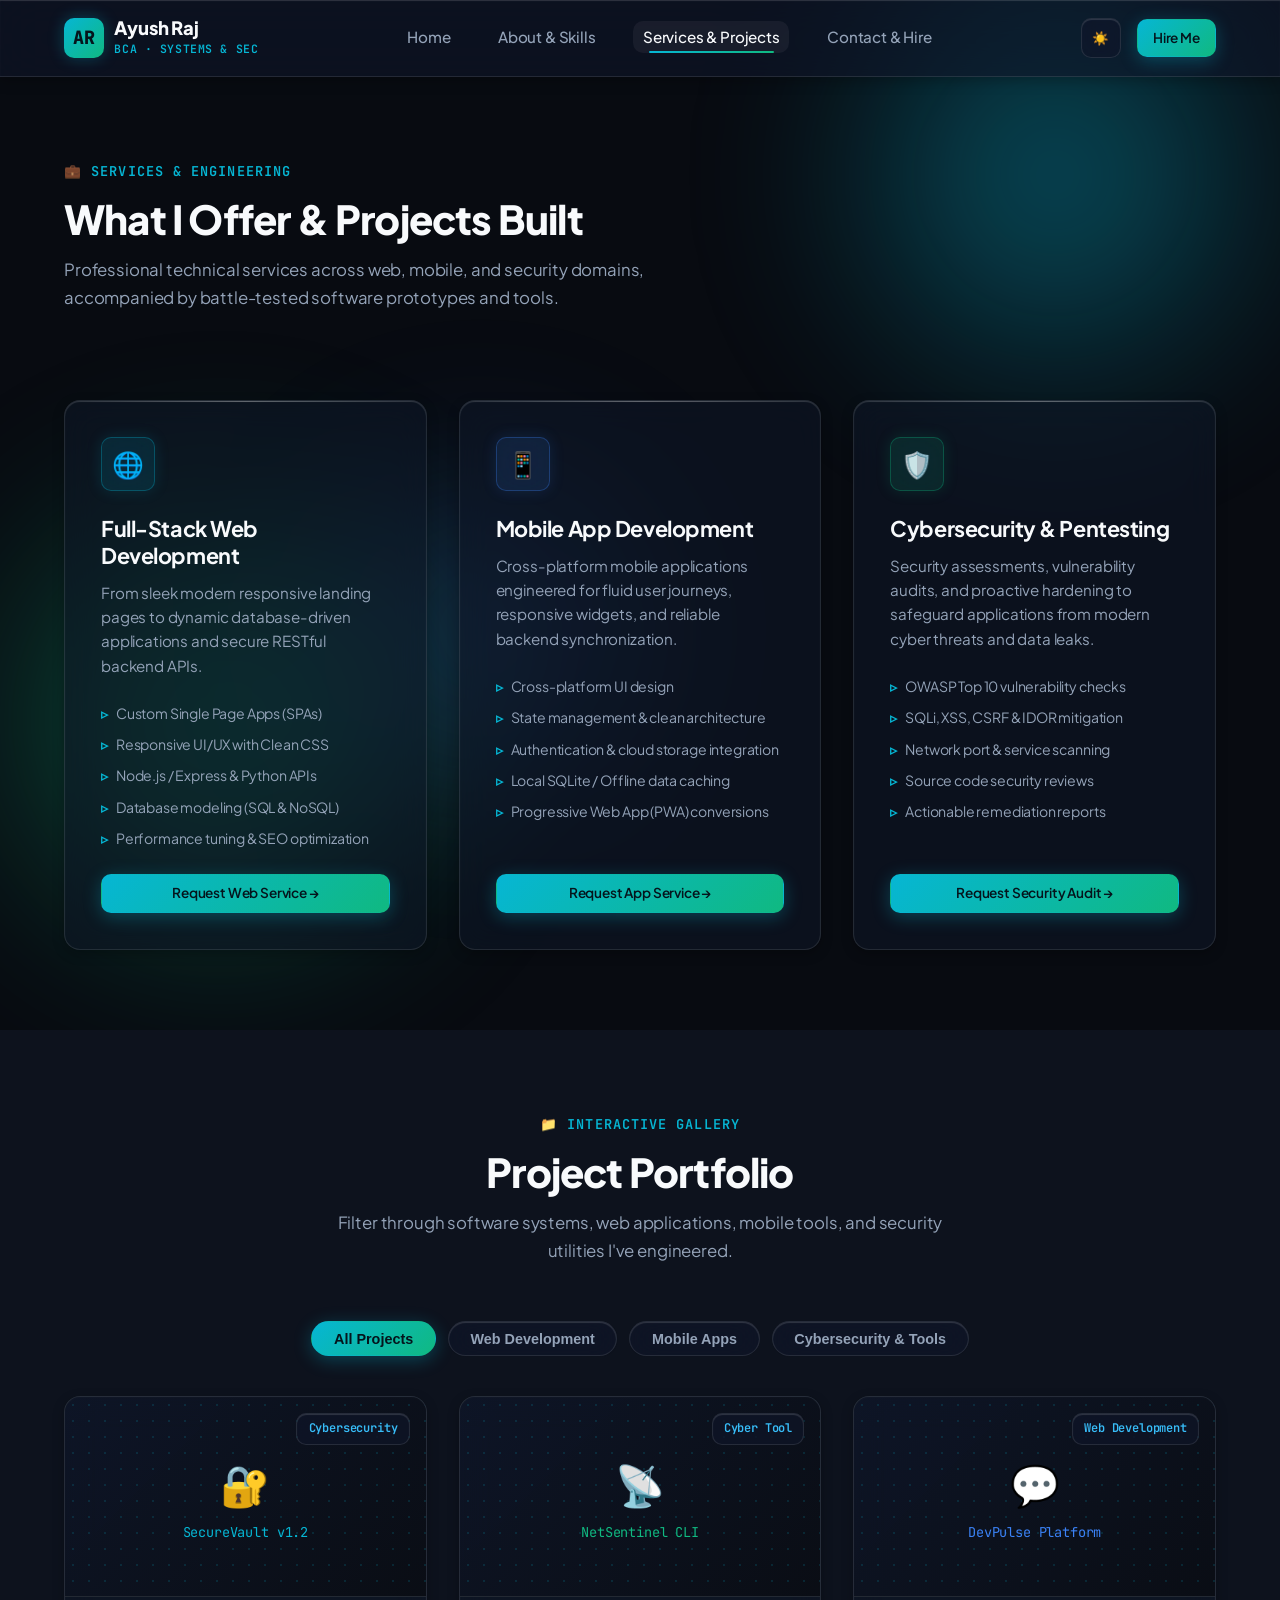
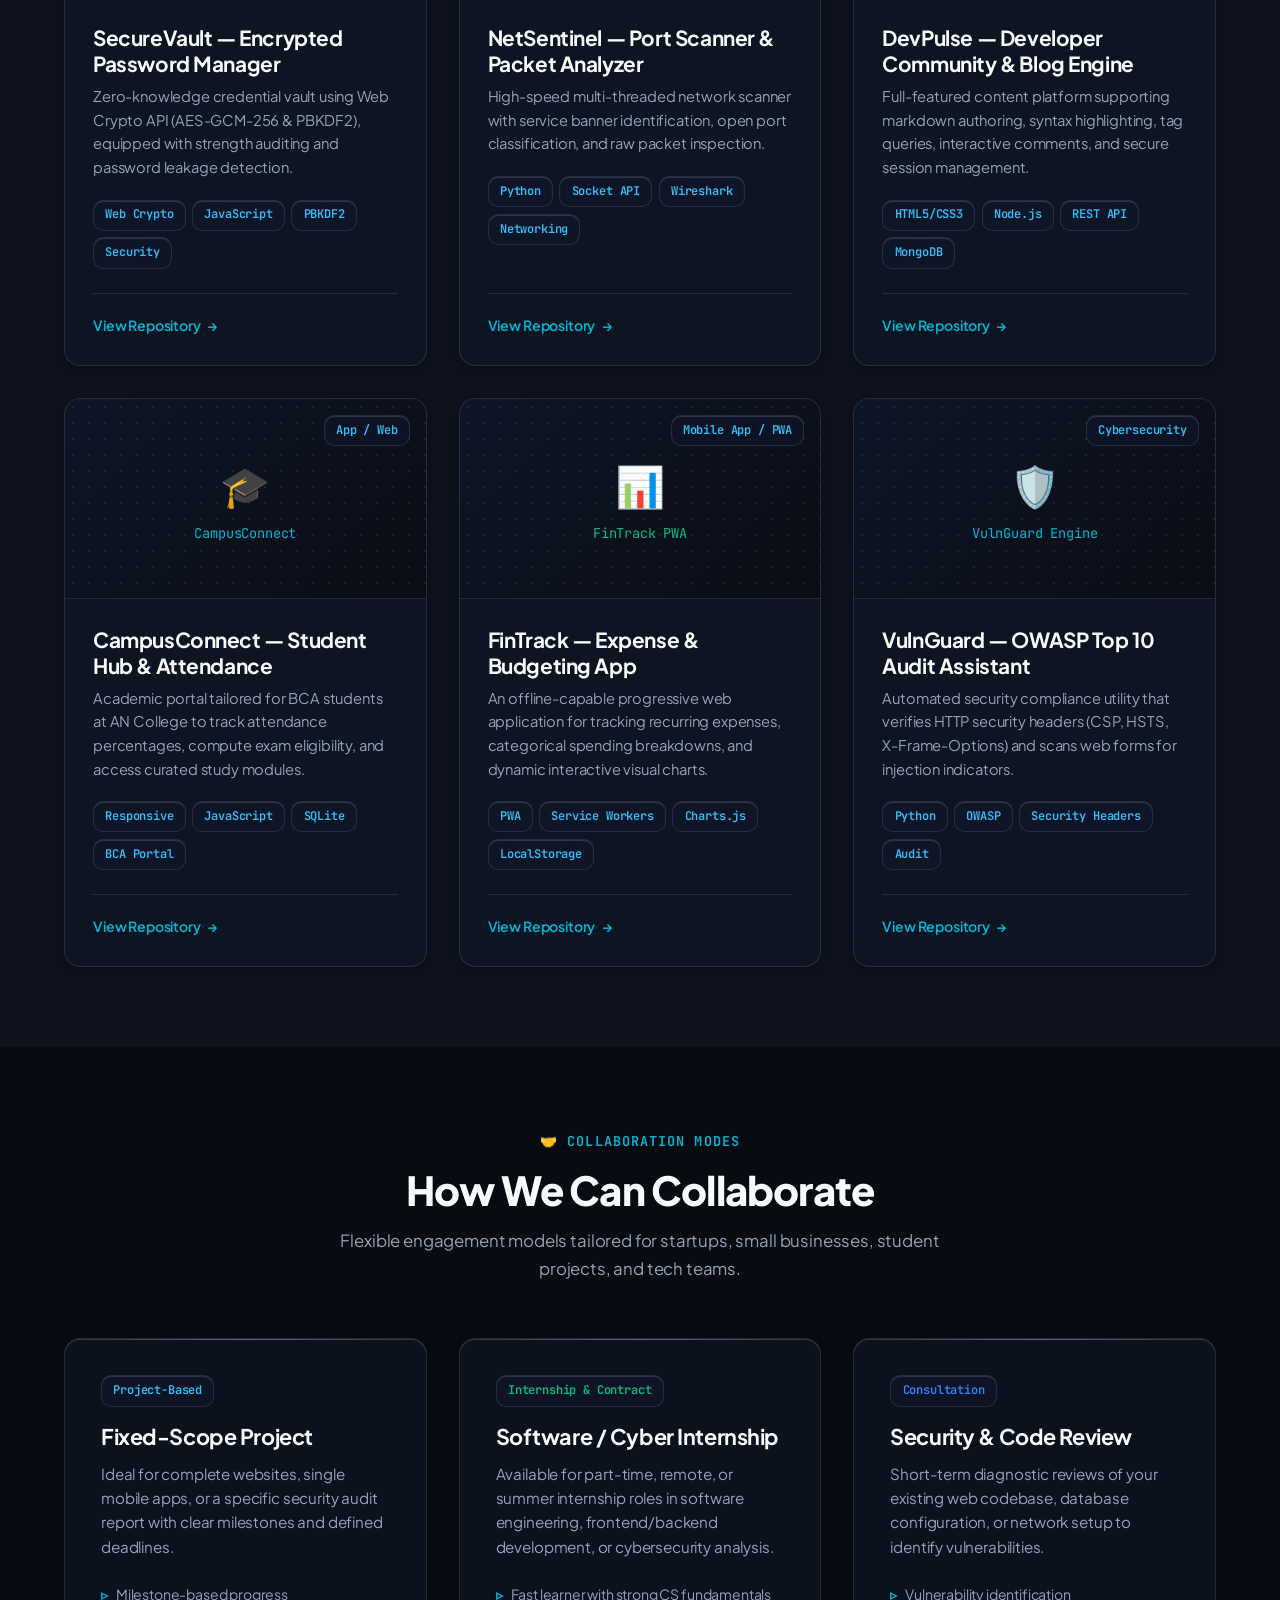
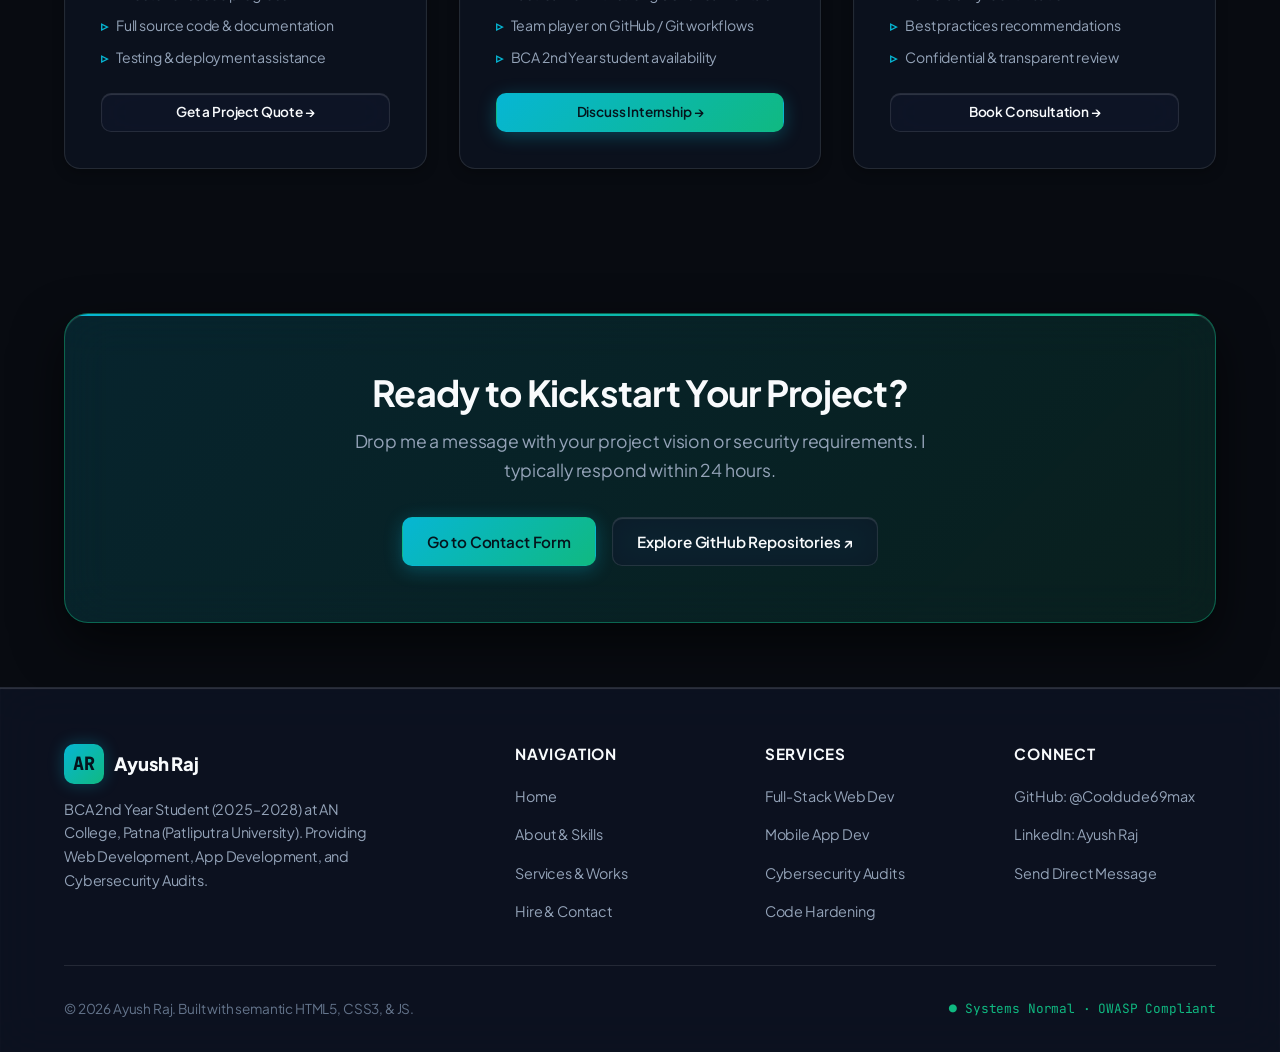
<file: services.html>
<!DOCTYPE html>
<html lang="en">
<head>
  <meta charset="UTF-8">
  <meta name="viewport" content="width=device-width, initial-scale=1.0">
  <title>Services & Projects | Ayush Raj - Web, App & Cyber Solutions</title>
  <meta name="description" content="Explore professional Web Development, Mobile App Development, and Cybersecurity services and project portfolio by Ayush Raj, BCA student at AN College Patna.">
  <link rel="stylesheet" href="./style.css">
  <link rel="icon" href="data:image/svg+xml,<svg xmlns='http://www.w3.org/2000/svg' viewBox='0 0 100 100'><text y='.9em' font-size='90'>⚡</text></svg>">
</head>
<body>

  <!-- Ambient Glass Refraction Background Orbs -->
  <div class="ambient-orb orb-1"></div>
  <div class="ambient-orb orb-2"></div>
  <div class="ambient-orb orb-3"></div>

  <!-- ==================== HEADER / NAVIGATION ==================== -->
  <header class="site-header">
    <div class="container nav-container">
      <a href="index.html" class="brand-logo" aria-label="Ayush Raj Portfolio Home">
        <div class="brand-icon">AR</div>
        <div class="brand-title">
          <span class="brand-name">Ayush Raj</span>
          <span class="brand-tag">BCA · Systems & Sec</span>
        </div>
      </a>

      <!-- Navigation Links -->
      <ul class="nav-menu" id="navMenu">
        <li><a href="index.html" class="nav-link">Home</a></li>
        <li><a href="about.html" class="nav-link">About & Skills</a></li>
        <li><a href="services.html" class="nav-link active">Services & Projects</a></li>
        <li><a href="contact.html" class="nav-link">Contact & Hire</a></li>
      </ul>

      <!-- Action Buttons -->
      <div class="nav-actions">
        <button class="theme-toggle-btn" id="themeToggleBtn" aria-label="Toggle Theme">
          <span id="themeIcon">☀️</span>
        </button>
        <a href="contact.html" class="btn btn-primary btn-sm">Hire Me</a>
        <button class="mobile-menu-btn" id="mobileMenuBtn" aria-label="Toggle Navigation Menu" aria-expanded="false">☰</button>
      </div>
    </div>
  </header>

  <!-- ==================== MAIN CONTENT ==================== -->
  <main>
    <!-- PAGE HEADER -->
    <section class="section" style="padding-bottom: 2rem;">
      <div class="container">
        <div class="section-header">
          <span class="section-tag">💼 Services & Engineering</span>
          <h1 class="section-title">What I Offer & Projects Built</h1>
          <p class="section-desc">
            Professional technical services across web, mobile, and security domains, accompanied by battle-tested software prototypes and tools.
          </p>
        </div>
      </div>
    </section>

    <!-- DETAILED SERVICE OFFERINGS -->
    <section class="section" style="padding-top: 0;">
      <div class="container">
        <div class="card-grid-3">
          
          <!-- Service 1: Web Development -->
          <div class="feature-card" id="web-dev">
            <div>
              <div class="card-icon">🌐</div>
              <h2 class="card-title">Full-Stack Web Development</h2>
              <p class="card-text">
                From sleek modern responsive landing pages to dynamic database-driven applications and secure RESTful backend APIs.
              </p>
              <ul class="card-list">
                <li class="card-list-item">Custom Single Page Apps (SPAs)</li>
                <li class="card-list-item">Responsive UI/UX with Clean CSS</li>
                <li class="card-list-item">Node.js / Express & Python APIs</li>
                <li class="card-list-item">Database modeling (SQL & NoSQL)</li>
                <li class="card-list-item">Performance tuning & SEO optimization</li>
              </ul>
            </div>
            <a href="contact.html?service=web" class="btn btn-primary btn-sm">Request Web Service →</a>
          </div>

          <!-- Service 2: App Development -->
          <div class="feature-card app" id="app-dev">
            <div>
              <div class="card-icon">📱</div>
              <h2 class="card-title">Mobile App Development</h2>
              <p class="card-text">
                Cross-platform mobile applications engineered for fluid user journeys, responsive widgets, and reliable backend synchronization.
              </p>
              <ul class="card-list">
                <li class="card-list-item">Cross-platform UI design</li>
                <li class="card-list-item">State management & clean architecture</li>
                <li class="card-list-item">Authentication & cloud storage integration</li>
                <li class="card-list-item">Local SQLite / Offline data caching</li>
                <li class="card-list-item">Progressive Web App (PWA) conversions</li>
              </ul>
            </div>
            <a href="contact.html?service=app" class="btn btn-primary btn-sm">Request App Service →</a>
          </div>

          <!-- Service 3: Cybersecurity -->
          <div class="feature-card cyber" id="cyber-security">
            <div>
              <div class="card-icon">🛡️</div>
              <h2 class="card-title">Cybersecurity & Pentesting</h2>
              <p class="card-text">
                Security assessments, vulnerability audits, and proactive hardening to safeguard applications from modern cyber threats and data leaks.
              </p>
              <ul class="card-list">
                <li class="card-list-item">OWASP Top 10 vulnerability checks</li>
                <li class="card-list-item">SQLi, XSS, CSRF & IDOR mitigation</li>
                <li class="card-list-item">Network port & service scanning</li>
                <li class="card-list-item">Source code security reviews</li>
                <li class="card-list-item">Actionable remediation reports</li>
              </ul>
            </div>
            <a href="contact.html?service=cyber" class="btn btn-primary btn-sm">Request Security Audit →</a>
          </div>

        </div>
      </div>
    </section>

    <!-- FILTERABLE PROJECTS PORTFOLIO -->
    <section class="section" style="background-color: var(--bg-secondary); border-top: 1px solid var(--border-color); border-bottom: 1px solid var(--border-color);">
      <div class="container">
        
        <div class="section-header text-center">
          <span class="section-tag">📁 Interactive Gallery</span>
          <h2 class="section-title">Project Portfolio</h2>
          <p class="section-desc">
            Filter through software systems, web applications, mobile tools, and security utilities I've engineered.
          </p>
        </div>

        <!-- Filter Buttons -->
        <div class="filter-tabs">
          <button class="filter-btn active" data-filter="all">All Projects</button>
          <button class="filter-btn" data-filter="web">Web Development</button>
          <button class="filter-btn" data-filter="app">Mobile Apps</button>
          <button class="filter-btn" data-filter="cyber">Cybersecurity & Tools</button>
        </div>

        <!-- Projects Grid -->
        <div class="card-grid-3" id="projectsContainer">
          
          <!-- Project 1: SecureVault -->
          <div class="project-card" data-category="cyber web">
            <div class="project-preview">
              <div class="project-preview-mock">
                <div class="mock-pattern"></div>
                <div style="text-align:center; z-index:1;">
                  <span style="font-size: 2.5rem;">🔐</span>
                  <div style="font-family:var(--font-mono); font-size:0.85rem; color:var(--accent-cyan); margin-top:0.25rem;">SecureVault v1.2</div>
                </div>
              </div>
              <span class="tag-badge project-badge-type">Cybersecurity</span>
            </div>
            <div class="project-body">
              <div>
                <h3 class="project-title">SecureVault — Encrypted Password Manager</h3>
                <p class="project-desc">
                  Zero-knowledge credential vault using Web Crypto API (AES-GCM-256 & PBKDF2), equipped with strength auditing and password leakage detection.
                </p>
                <div class="project-tags">
                  <span class="tag-badge">Web Crypto</span>
                  <span class="tag-badge">JavaScript</span>
                  <span class="tag-badge">PBKDF2</span>
                  <span class="tag-badge">Security</span>
                </div>
              </div>
              <div class="project-footer">
                <a href="https://github.com/Cooldude69max" target="_blank" rel="noopener noreferrer" class="project-link">
                  <span>View Repository</span> →
                </a>
              </div>
            </div>
          </div>

          <!-- Project 2: NetSentinel -->
          <div class="project-card" data-category="cyber">
            <div class="project-preview">
              <div class="project-preview-mock">
                <div class="mock-pattern"></div>
                <div style="text-align:center; z-index:1;">
                  <span style="font-size: 2.5rem;">📡</span>
                  <div style="font-family:var(--font-mono); font-size:0.85rem; color:var(--accent-emerald); margin-top:0.25rem;">NetSentinel CLI</div>
                </div>
              </div>
              <span class="tag-badge project-badge-type">Cyber Tool</span>
            </div>
            <div class="project-body">
              <div>
                <h3 class="project-title">NetSentinel — Port Scanner & Packet Analyzer</h3>
                <p class="project-desc">
                  High-speed multi-threaded network scanner with service banner identification, open port classification, and raw packet inspection.
                </p>
                <div class="project-tags">
                  <span class="tag-badge">Python</span>
                  <span class="tag-badge">Socket API</span>
                  <span class="tag-badge">Wireshark</span>
                  <span class="tag-badge">Networking</span>
                </div>
              </div>
              <div class="project-footer">
                <a href="https://github.com/Cooldude69max" target="_blank" rel="noopener noreferrer" class="project-link">
                  <span>View Repository</span> →
                </a>
              </div>
            </div>
          </div>

          <!-- Project 3: DevPulse -->
          <div class="project-card" data-category="web">
            <div class="project-preview">
              <div class="project-preview-mock">
                <div class="mock-pattern"></div>
                <div style="text-align:center; z-index:1;">
                  <span style="font-size: 2.5rem;">💬</span>
                  <div style="font-family:var(--font-mono); font-size:0.85rem; color:var(--accent-blue); margin-top:0.25rem;">DevPulse Platform</div>
                </div>
              </div>
              <span class="tag-badge project-badge-type">Web Development</span>
            </div>
            <div class="project-body">
              <div>
                <h3 class="project-title">DevPulse — Developer Community & Blog Engine</h3>
                <p class="project-desc">
                  Full-featured content platform supporting markdown authoring, syntax highlighting, tag queries, interactive comments, and secure session management.
                </p>
                <div class="project-tags">
                  <span class="tag-badge">HTML5/CSS3</span>
                  <span class="tag-badge">Node.js</span>
                  <span class="tag-badge">REST API</span>
                  <span class="tag-badge">MongoDB</span>
                </div>
              </div>
              <div class="project-footer">
                <a href="https://github.com/Cooldude69max" target="_blank" rel="noopener noreferrer" class="project-link">
                  <span>View Repository</span> →
                </a>
              </div>
            </div>
          </div>

          <!-- Project 4: CampusConnect -->
          <div class="project-card" data-category="app web">
            <div class="project-preview">
              <div class="project-preview-mock">
                <div class="mock-pattern"></div>
                <div style="text-align:center; z-index:1;">
                  <span style="font-size: 2.5rem;">🎓</span>
                  <div style="font-family:var(--font-mono); font-size:0.85rem; color:var(--accent-cyan); margin-top:0.25rem;">CampusConnect</div>
                </div>
              </div>
              <span class="tag-badge project-badge-type">App / Web</span>
            </div>
            <div class="project-body">
              <div>
                <h3 class="project-title">CampusConnect — Student Hub & Attendance</h3>
                <p class="project-desc">
                  Academic portal tailored for BCA students at AN College to track attendance percentages, compute exam eligibility, and access curated study modules.
                </p>
                <div class="project-tags">
                  <span class="tag-badge">Responsive</span>
                  <span class="tag-badge">JavaScript</span>
                  <span class="tag-badge">SQLite</span>
                  <span class="tag-badge">BCA Portal</span>
                </div>
              </div>
              <div class="project-footer">
                <a href="https://github.com/Cooldude69max" target="_blank" rel="noopener noreferrer" class="project-link">
                  <span>View Repository</span> →
                </a>
              </div>
            </div>
          </div>

          <!-- Project 5: FinTrack -->
          <div class="project-card" data-category="app web">
            <div class="project-preview">
              <div class="project-preview-mock">
                <div class="mock-pattern"></div>
                <div style="text-align:center; z-index:1;">
                  <span style="font-size: 2.5rem;">📊</span>
                  <div style="font-family:var(--font-mono); font-size:0.85rem; color:var(--accent-emerald); margin-top:0.25rem;">FinTrack PWA</div>
                </div>
              </div>
              <span class="tag-badge project-badge-type">Mobile App / PWA</span>
            </div>
            <div class="project-body">
              <div>
                <h3 class="project-title">FinTrack — Expense & Budgeting App</h3>
                <p class="project-desc">
                  An offline-capable progressive web application for tracking recurring expenses, categorical spending breakdowns, and dynamic interactive visual charts.
                </p>
                <div class="project-tags">
                  <span class="tag-badge">PWA</span>
                  <span class="tag-badge">Service Workers</span>
                  <span class="tag-badge">Charts.js</span>
                  <span class="tag-badge">LocalStorage</span>
                </div>
              </div>
              <div class="project-footer">
                <a href="https://github.com/Cooldude69max" target="_blank" rel="noopener noreferrer" class="project-link">
                  <span>View Repository</span> →
                </a>
              </div>
            </div>
          </div>

          <!-- Project 6: VulnGuard -->
          <div class="project-card" data-category="cyber">
            <div class="project-preview">
              <div class="project-preview-mock">
                <div class="mock-pattern"></div>
                <div style="text-align:center; z-index:1;">
                  <span style="font-size: 2.5rem;">🛡️</span>
                  <div style="font-family:var(--font-mono); font-size:0.85rem; color:var(--accent-cyan); margin-top:0.25rem;">VulnGuard Engine</div>
                </div>
              </div>
              <span class="tag-badge project-badge-type">Cybersecurity</span>
            </div>
            <div class="project-body">
              <div>
                <h3 class="project-title">VulnGuard — OWASP Top 10 Audit Assistant</h3>
                <p class="project-desc">
                  Automated security compliance utility that verifies HTTP security headers (CSP, HSTS, X-Frame-Options) and scans web forms for injection indicators.
                </p>
                <div class="project-tags">
                  <span class="tag-badge">Python</span>
                  <span class="tag-badge">OWASP</span>
                  <span class="tag-badge">Security Headers</span>
                  <span class="tag-badge">Audit</span>
                </div>
              </div>
              <div class="project-footer">
                <a href="https://github.com/Cooldude69max" target="_blank" rel="noopener noreferrer" class="project-link">
                  <span>View Repository</span> →
                </a>
              </div>
            </div>
          </div>

        </div>

      </div>
    </section>

    <!-- ENGAGEMENT & PRICING MODELS -->
    <section class="section">
      <div class="container">
        <div class="section-header text-center">
          <span class="section-tag">🤝 Collaboration Modes</span>
          <h2 class="section-title">How We Can Collaborate</h2>
          <p class="section-desc">
            Flexible engagement models tailored for startups, small businesses, student projects, and tech teams.
          </p>
        </div>

        <div class="card-grid-3">
          <!-- Model 1 -->
          <div class="feature-card">
            <div>
              <div class="tag-badge" style="margin-bottom: 1rem;">Project-Based</div>
              <h3 class="card-title">Fixed-Scope Project</h3>
              <p class="card-text">
                Ideal for complete websites, single mobile apps, or a specific security audit report with clear milestones and defined deadlines.
              </p>
              <ul class="card-list">
                <li class="card-list-item">Milestone-based progress</li>
                <li class="card-list-item">Full source code & documentation</li>
                <li class="card-list-item">Testing & deployment assistance</li>
              </ul>
            </div>
            <a href="contact.html" class="btn btn-secondary btn-sm">Get a Project Quote →</a>
          </div>

          <!-- Model 2 -->
          <div class="feature-card cyber">
            <div>
              <div class="tag-badge" style="margin-bottom: 1rem; color:var(--accent-emerald);">Internship & Contract</div>
              <h3 class="card-title">Software / Cyber Internship</h3>
              <p class="card-text">
                Available for part-time, remote, or summer internship roles in software engineering, frontend/backend development, or cybersecurity analysis.
              </p>
              <ul class="card-list">
                <li class="card-list-item">Fast learner with strong CS fundamentals</li>
                <li class="card-list-item">Team player on GitHub / Git workflows</li>
                <li class="card-list-item">BCA 2nd Year student availability</li>
              </ul>
            </div>
            <a href="contact.html" class="btn btn-primary btn-sm">Discuss Internship →</a>
          </div>

          <!-- Model 3 -->
          <div class="feature-card app">
            <div>
              <div class="tag-badge" style="margin-bottom: 1rem; color:var(--accent-blue);">Consultation</div>
              <h3 class="card-title">Security & Code Review</h3>
              <p class="card-text">
                Short-term diagnostic reviews of your existing web codebase, database configuration, or network setup to identify vulnerabilities.
              </p>
              <ul class="card-list">
                <li class="card-list-item">Vulnerability identification</li>
                <li class="card-list-item">Best practices recommendations</li>
                <li class="card-list-item">Confidential & transparent review</li>
              </ul>
            </div>
            <a href="contact.html" class="btn btn-secondary btn-sm">Book Consultation →</a>
          </div>
        </div>
      </div>
    </section>

    <!-- CALL TO ACTION BANNER -->
    <section class="container">
      <div class="cta-banner">
        <h2 class="cta-title">Ready to Kickstart Your Project?</h2>
        <p class="cta-desc">
          Drop me a message with your project vision or security requirements. I typically respond within 24 hours.
        </p>
        <div style="display: flex; gap: 1rem; justify-content: center; flex-wrap: wrap;">
          <a href="contact.html" class="btn btn-primary">Go to Contact Form</a>
          <a href="https://github.com/Cooldude69max" target="_blank" rel="noopener noreferrer" class="btn btn-secondary">Explore GitHub Repositories ↗</a>
        </div>
      </div>
    </section>
  </main>

  <!-- ==================== FOOTER ==================== -->
  <footer class="site-footer">
    <div class="container">
      <div class="footer-grid">
        <!-- Brand Info -->
        <div>
          <div class="brand-logo">
            <div class="brand-icon">AR</div>
            <span class="brand-name">Ayush Raj</span>
          </div>
          <p class="footer-brand-desc">
            BCA 2nd Year Student (2025–2028) at AN College, Patna (Patliputra University). Providing Web Development, App Development, and Cybersecurity Audits.
          </p>
        </div>

        <!-- Quick Links -->
        <div>
          <h4 class="footer-col-title">Navigation</h4>
          <ul class="footer-links">
            <li><a href="index.html" class="footer-link">Home</a></li>
            <li><a href="about.html" class="footer-link">About & Skills</a></li>
            <li><a href="services.html" class="footer-link">Services & Works</a></li>
            <li><a href="contact.html" class="footer-link">Hire & Contact</a></li>
          </ul>
        </div>

        <!-- Services -->
        <div>
          <h4 class="footer-col-title">Services</h4>
          <ul class="footer-links">
            <li><a href="services.html#web-dev" class="footer-link">Full-Stack Web Dev</a></li>
            <li><a href="services.html#app-dev" class="footer-link">Mobile App Dev</a></li>
            <li><a href="services.html#cyber-security" class="footer-link">Cybersecurity Audits</a></li>
            <li><a href="services.html#consulting" class="footer-link">Code Hardening</a></li>
          </ul>
        </div>

        <!-- Connect Profiles -->
        <div>
          <h4 class="footer-col-title">Connect</h4>
          <ul class="footer-links">
            <li><a href="https://github.com/Cooldude69max" target="_blank" rel="noopener noreferrer" class="footer-link">GitHub: @Cooldude69max</a></li>
            <li><a href="https://www.linkedin.com/in/ayush-raj-39356b199/" target="_blank" rel="noopener noreferrer" class="footer-link">LinkedIn: Ayush Raj</a></li>
            <li><a href="contact.html" class="footer-link">Send Direct Message</a></li>
          </ul>
        </div>
      </div>

      <div class="footer-bottom">
        <div>© <span id="currentYear">2026</span> Ayush Raj. Built with semantic HTML5, CSS3, & JS.</div>
        <div style="font-family: var(--font-mono); font-size: 0.8rem; color: var(--accent-emerald);">● Systems Normal · OWASP Compliant</div>
      </div>
    </div>
  </footer>

  <script src="./main.js"></script>
</body>
</html>
</file>
<file: style.css>
/* ===================================================================
   AYUSH RAJ - PORTFOLIO DESIGN SYSTEM & GLASSMORPHISM STYLESHEET
   BCA 2nd Year | Web Dev, App Dev, Cybersecurity
   =================================================================== */

@import url('https://fonts.googleapis.com/css2?family=JetBrains+Mono:wght@400;500;700&family=Plus+Jakarta+Sans:wght@300;400;500;600;700;800&display=swap');

/* --- CSS VARIABLES & THEME TOKENS --- */
:root {
  /* Color Palette - Dark Glass Cyber Tech (Default) */
  --bg-primary: #080b11;
  --bg-secondary: #0d121d;
  --bg-tertiary: #131b2c;
  
  /* Glassmorphic Surfaces */
  --glass-bg: rgba(15, 23, 42, 0.6);
  --glass-bg-hover: rgba(26, 38, 66, 0.75);
  --glass-bg-card: rgba(16, 24, 40, 0.55);
  --glass-input: rgba(10, 16, 28, 0.6);
  
  /* Glass Borders & Edge Highlights */
  --glass-border: rgba(255, 255, 255, 0.1);
  --glass-border-hover: rgba(6, 182, 212, 0.4);
  --glass-border-highlight: rgba(16, 185, 129, 0.45);
  --glass-inset-glow: inset 0 1px 1px 0 rgba(255, 255, 255, 0.15);
  --glass-inset-hover: inset 0 1px 1px 0 rgba(255, 255, 255, 0.25);
  
  --backdrop-blur: blur(16px);
  --backdrop-blur-heavy: blur(24px);

  /* Text Colors */
  --text-primary: #f8fafc;
  --text-secondary: #94a3b8;
  --text-muted: #64748b;
  --text-accent: #38bdf8;

  /* Brand Accents */
  --accent-cyan: #06b6d4;
  --accent-emerald: #10b981;
  --accent-blue: #3b82f6;
  --accent-glow: rgba(6, 182, 212, 0.3);
  --accent-emerald-glow: rgba(16, 185, 129, 0.25);

  /* Terminal Colors */
  --term-bg: rgba(8, 12, 20, 0.85);
  --term-header: rgba(15, 23, 42, 0.9);
  --term-text: #34d399;
  --term-prompt: #38bdf8;

  /* Typography */
  --font-sans: 'Plus Jakarta Sans', -apple-system, BlinkMacSystemFont, 'Segoe UI', Roboto, sans-serif;
  --font-mono: 'JetBrains Mono', monospace;

  /* Layout & Spacing */
  --container-max: 1200px;
  --nav-height: 76px;
  --radius-sm: 10px;
  --radius-md: 16px;
  --radius-lg: 24px;
  --radius-full: 9999px;

  /* Transitions */
  --transition-fast: 0.15s ease;
  --transition-normal: 0.25s cubic-bezier(0.16, 1, 0.3, 1);
  --transition-slow: 0.4s cubic-bezier(0.16, 1, 0.3, 1);

  /* Shadows */
  --shadow-sm: 0 4px 12px rgba(0, 0, 0, 0.25);
  --shadow-md: 0 10px 30px rgba(0, 0, 0, 0.45);
  --shadow-lg: 0 20px 50px rgba(0, 0, 0, 0.6);
  --shadow-glow: 0 0 30px rgba(6, 182, 212, 0.25);
}

/* Light Theme Variables (Milky Frosted Glass) */
[data-theme="light"] {
  --bg-primary: #f1f5f9;
  --bg-secondary: #e2e8f0;
  --bg-tertiary: #cbd5e1;

  --glass-bg: rgba(255, 255, 255, 0.65);
  --glass-bg-hover: rgba(255, 255, 255, 0.85);
  --glass-bg-card: rgba(255, 255, 255, 0.7);
  --glass-input: rgba(255, 255, 255, 0.8);

  --glass-border: rgba(255, 255, 255, 0.7);
  --glass-border-hover: rgba(2, 132, 199, 0.45);
  --glass-border-highlight: rgba(16, 185, 129, 0.5);
  --glass-inset-glow: inset 0 1px 1px 0 rgba(255, 255, 255, 0.9);
  --glass-inset-hover: inset 0 1px 2px 0 rgba(255, 255, 255, 1);

  --text-primary: #0f172a;
  --text-secondary: #475569;
  --text-muted: #64748b;
  --text-accent: #0284c7;

  --term-bg: rgba(30, 41, 59, 0.9);
  --term-header: rgba(15, 23, 42, 0.95);
  --term-text: #4ade80;
  --term-prompt: #38bdf8;

  --shadow-sm: 0 4px 12px rgba(0, 0, 0, 0.05);
  --shadow-md: 0 10px 30px rgba(0, 0, 0, 0.08);
  --shadow-lg: 0 20px 50px rgba(0, 0, 0, 0.12);
  --shadow-glow: 0 0 30px rgba(2, 132, 199, 0.2);
}

/* --- RESET & BASE STYLES --- */
*, *::before, *::after {
  box-sizing: border-box;
  margin: 0;
  padding: 0;
}

html {
  scroll-behavior: smooth;
  font-size: 16px;
  color-scheme: dark;
}

[data-theme="light"] html {
  color-scheme: light;
}

body {
  font-family: var(--font-sans);
  background-color: var(--bg-primary);
  color: var(--text-primary);
  line-height: 1.65;
  letter-spacing: -0.01em;
  overflow-x: hidden;
  min-height: 100vh;
  display: flex;
  flex-direction: column;
  position: relative;
  transition: background-color var(--transition-slow), color var(--transition-slow);
}

/* --- AMBIENT GLOWING GLASS REFRACTION ORBS --- */
.ambient-orb {
  position: fixed;
  border-radius: 50%;
  filter: blur(80px);
  opacity: 0.45;
  z-index: -1;
  pointer-events: none;
  animation: floatOrb 18s infinite alternate ease-in-out;
}

.orb-1 {
  top: -100px;
  right: -50px;
  width: 550px;
  height: 550px;
  background: radial-gradient(circle, var(--accent-cyan) 0%, rgba(6, 182, 212, 0) 70%);
}

.orb-2 {
  bottom: -120px;
  left: -80px;
  width: 600px;
  height: 600px;
  background: radial-gradient(circle, var(--accent-emerald) 0%, rgba(16, 185, 129, 0) 70%);
  animation-delay: -6s;
}

.orb-3 {
  top: 45%;
  left: 20%;
  width: 450px;
  height: 450px;
  background: radial-gradient(circle, var(--accent-blue) 0%, rgba(59, 130, 246, 0) 70%);
  animation-delay: -12s;
  opacity: 0.25;
}

@keyframes floatOrb {
  0% { transform: translate(0, 0) scale(1); }
  50% { transform: translate(40px, -30px) scale(1.08); }
  100% { transform: translate(-30px, 40px) scale(0.95); }
}

/* Container */
.container {
  width: 100%;
  max-width: var(--container-max);
  margin-left: auto;
  margin-right: auto;
  padding-left: 1.5rem;
  padding-right: 1.5rem;
}

/* Typography Helpers */
h1, h2, h3, h4, h5, h6 {
  font-family: var(--font-sans);
  font-weight: 700;
  line-height: 1.25;
  color: var(--text-primary);
  letter-spacing: -0.02em;
}

p {
  color: var(--text-secondary);
  font-size: 1rem;
}

a {
  color: inherit;
  text-decoration: none;
  transition: color var(--transition-fast);
}

code, pre {
  font-family: var(--font-mono);
}

img {
  max-width: 100%;
  height: auto;
  display: block;
}

/* --- GLASS HEADER & NAVIGATION --- */
.site-header {
  position: sticky;
  top: 0;
  z-index: 1000;
  background: var(--glass-bg);
  backdrop-filter: var(--backdrop-blur-heavy);
  -webkit-backdrop-filter: var(--backdrop-blur-heavy);
  border-bottom: 1px solid var(--glass-border);
  box-shadow: var(--glass-inset-glow), var(--shadow-sm);
  transition: all var(--transition-normal);
}

.nav-container {
  display: flex;
  align-items: center;
  justify-content: space-between;
  height: var(--nav-height);
}

/* Brand Logo */
.brand-logo {
  display: flex;
  align-items: center;
  gap: 0.65rem;
  font-size: 1.25rem;
  font-weight: 800;
  color: var(--text-primary);
}

.brand-icon {
  width: 40px;
  height: 40px;
  border-radius: var(--radius-sm);
  background: linear-gradient(135deg, var(--accent-cyan), var(--accent-emerald));
  display: flex;
  align-items: center;
  justify-content: center;
  color: #05141c;
  font-family: var(--font-mono);
  font-weight: 800;
  font-size: 1.15rem;
  box-shadow: 0 0 16px var(--accent-glow);
}

.brand-title {
  display: flex;
  flex-direction: column;
}

.brand-name {
  line-height: 1.1;
  font-size: 1.15rem;
}

.brand-tag {
  font-size: 0.72rem;
  font-weight: 600;
  color: var(--accent-cyan);
  font-family: var(--font-mono);
  text-transform: uppercase;
  letter-spacing: 0.05em;
}

/* Nav Menu */
.nav-menu {
  display: flex;
  align-items: center;
  list-style: none;
  gap: 1.75rem;
}

.nav-link {
  font-size: 0.95rem;
  font-weight: 500;
  color: var(--text-secondary);
  padding: 0.4rem 0.6rem;
  border-radius: var(--radius-sm);
  position: relative;
  transition: all var(--transition-fast);
}

.nav-link:hover, .nav-link.active {
  color: var(--text-primary);
  background: rgba(255, 255, 255, 0.05);
}

.nav-link.active::after {
  content: '';
  position: absolute;
  bottom: 0px;
  left: 10%;
  width: 80%;
  height: 2px;
  background: linear-gradient(90deg, var(--accent-cyan), var(--accent-emerald));
  border-radius: 2px;
}

/* Nav Actions */
.nav-actions {
  display: flex;
  align-items: center;
  gap: 1rem;
}

/* Theme Toggle Button */
.theme-toggle-btn {
  background: var(--glass-bg);
  backdrop-filter: var(--backdrop-blur);
  -webkit-backdrop-filter: var(--backdrop-blur);
  border: 1px solid var(--glass-border);
  box-shadow: var(--glass-inset-glow);
  color: var(--text-secondary);
  width: 40px;
  height: 40px;
  border-radius: var(--radius-sm);
  display: flex;
  align-items: center;
  justify-content: center;
  cursor: pointer;
  transition: all var(--transition-fast);
}

.theme-toggle-btn:hover {
  color: var(--text-primary);
  border-color: var(--glass-border-hover);
  background: var(--glass-bg-hover);
  box-shadow: var(--glass-inset-hover), var(--shadow-glow);
}

/* Mobile Menu Toggle */
.mobile-menu-btn {
  display: none;
  background: var(--glass-bg);
  border: 1px solid var(--glass-border);
  border-radius: var(--radius-sm);
  color: var(--text-primary);
  font-size: 1.4rem;
  cursor: pointer;
  padding: 0.35rem 0.65rem;
}

/* --- GLASS BUTTONS & PILLS --- */
.btn {
  display: inline-flex;
  align-items: center;
  justify-content: center;
  gap: 0.5rem;
  padding: 0.7rem 1.5rem;
  font-size: 0.95rem;
  font-weight: 600;
  border-radius: var(--radius-sm);
  transition: all var(--transition-fast);
  cursor: pointer;
  text-decoration: none;
  border: 1px solid transparent;
}

.btn-primary {
  background: linear-gradient(135deg, var(--accent-cyan), var(--accent-emerald));
  color: #05141c;
  box-shadow: 0 4px 18px var(--accent-glow);
}

.btn-primary:hover {
  transform: translateY(-2px);
  box-shadow: 0 6px 24px rgba(6, 182, 212, 0.45);
}

.btn-secondary {
  background: var(--glass-bg);
  backdrop-filter: var(--backdrop-blur);
  -webkit-backdrop-filter: var(--backdrop-blur);
  color: var(--text-primary);
  border: 1px solid var(--glass-border);
  box-shadow: var(--glass-inset-glow);
}

.btn-secondary:hover {
  background: var(--glass-bg-hover);
  border-color: var(--glass-border-hover);
  box-shadow: var(--glass-inset-hover), var(--shadow-glow);
  transform: translateY(-2px);
}

.btn-sm {
  padding: 0.45rem 0.95rem;
  font-size: 0.85rem;
}

.btn-icon {
  font-size: 1.1rem;
}

/* Glass Status Badges */
.status-badge {
  display: inline-flex;
  align-items: center;
  gap: 0.5rem;
  padding: 0.4rem 0.95rem;
  border-radius: var(--radius-full);
  background: rgba(16, 185, 129, 0.12);
  border: 1px solid rgba(16, 185, 129, 0.35);
  backdrop-filter: var(--backdrop-blur);
  -webkit-backdrop-filter: var(--backdrop-blur);
  box-shadow: var(--glass-inset-glow);
  color: var(--accent-emerald);
  font-size: 0.82rem;
  font-weight: 600;
  font-family: var(--font-mono);
}

.status-dot {
  width: 8px;
  height: 8px;
  border-radius: 50%;
  background-color: var(--accent-emerald);
  box-shadow: 0 0 10px var(--accent-emerald);
  animation: pulseDot 2s infinite ease-in-out;
}

@keyframes pulseDot {
  0%, 100% { opacity: 1; transform: scale(1); }
  50% { opacity: 0.4; transform: scale(0.85); }
}

.tag-badge {
  display: inline-flex;
  align-items: center;
  padding: 0.3rem 0.7rem;
  font-size: 0.75rem;
  font-weight: 600;
  font-family: var(--font-mono);
  background: var(--glass-bg);
  backdrop-filter: var(--backdrop-blur);
  -webkit-backdrop-filter: var(--backdrop-blur);
  color: var(--text-accent);
  border-radius: var(--radius-sm);
  border: 1px solid var(--glass-border);
  box-shadow: var(--glass-inset-glow);
}

/* --- HERO SECTION --- */
.hero-section {
  padding: 5.5rem 0 4rem;
  position: relative;
}

.hero-grid {
  display: grid;
  grid-template-columns: 1.15fr 0.85fr;
  gap: 3.5rem;
  align-items: center;
}

.hero-intro {
  display: flex;
  flex-direction: column;
  gap: 1.35rem;
}

.hero-title {
  font-size: 3.35rem;
  font-weight: 800;
  line-height: 1.15;
  letter-spacing: -0.03em;
}

.hero-highlight {
  background: linear-gradient(135deg, var(--accent-cyan) 0%, var(--accent-emerald) 100%);
  -webkit-background-clip: text;
  -webkit-text-fill-color: transparent;
}

.hero-subtitle {
  font-size: 1.15rem;
  color: var(--text-secondary);
  max-width: 580px;
  line-height: 1.65;
}

.hero-actions {
  display: flex;
  flex-wrap: wrap;
  gap: 1rem;
  margin-top: 0.5rem;
}

.hero-socials {
  display: flex;
  align-items: center;
  gap: 1.25rem;
  margin-top: 1rem;
  padding-top: 1.25rem;
  border-top: 1px solid var(--glass-border);
}

.social-link {
  display: inline-flex;
  align-items: center;
  gap: 0.4rem;
  color: var(--text-secondary);
  font-size: 0.9rem;
  font-weight: 500;
  transition: color var(--transition-fast);
}

.social-link:hover {
  color: var(--accent-cyan);
}

/* --- FROSTED GLASS TERMINAL WIDGET --- */
.terminal-card {
  background: var(--term-bg);
  backdrop-filter: var(--backdrop-blur-heavy);
  -webkit-backdrop-filter: var(--backdrop-blur-heavy);
  border: 1px solid var(--glass-border);
  border-radius: var(--radius-md);
  box-shadow: var(--glass-inset-glow), var(--shadow-lg);
  overflow: hidden;
  font-family: var(--font-mono);
  font-size: 0.88rem;
  transition: border-color var(--transition-normal), box-shadow var(--transition-normal);
}

.terminal-card:hover {
  border-color: var(--glass-border-hover);
  box-shadow: var(--glass-inset-hover), var(--shadow-lg), var(--shadow-glow);
}

.terminal-header {
  background: var(--term-header);
  padding: 0.75rem 1.15rem;
  display: flex;
  align-items: center;
  justify-content: space-between;
  border-bottom: 1px solid var(--glass-border);
}

.terminal-controls {
  display: flex;
  gap: 6px;
}

.ctrl-dot {
  width: 11px;
  height: 11px;
  border-radius: 50%;
}
.ctrl-red { background-color: #ef4444; }
.ctrl-yellow { background-color: #f59e0b; }
.ctrl-green { background-color: #10b981; }

.terminal-title {
  color: var(--text-muted);
  font-size: 0.75rem;
  letter-spacing: 0.05em;
}

.terminal-body {
  padding: 1.35rem;
  max-height: 350px;
  overflow-y: auto;
  display: flex;
  flex-direction: column;
  gap: 0.75rem;
  color: var(--text-secondary);
}

.term-line {
  line-height: 1.5;
  word-break: break-word;
}

.term-green { color: var(--term-text); }
.term-cyan { color: var(--accent-cyan); }
.term-muted { color: var(--text-muted); }

.terminal-input-row {
  display: flex;
  align-items: center;
  gap: 0.5rem;
  color: var(--term-prompt);
}

.terminal-prompt {
  font-weight: 700;
  user-select: none;
}

.terminal-input {
  background: transparent;
  border: none;
  outline: none;
  color: var(--text-primary);
  font-family: var(--font-mono);
  font-size: 0.88rem;
  width: 100%;
}

/* --- GLASS STATS BAR --- */
.stats-bar {
  padding: 2.75rem 0;
  background: var(--glass-bg);
  backdrop-filter: var(--backdrop-blur);
  -webkit-backdrop-filter: var(--backdrop-blur);
  border-top: 1px solid var(--glass-border);
  border-bottom: 1px solid var(--glass-border);
  box-shadow: var(--glass-inset-glow);
  margin: 2rem 0 4rem;
}

.stats-grid {
  display: grid;
  grid-template-columns: repeat(4, 1fr);
  gap: 2rem;
}

.stat-item {
  display: flex;
  flex-direction: column;
  gap: 0.35rem;
}

.stat-number {
  font-size: 2.35rem;
  font-weight: 800;
  font-family: var(--font-mono);
  color: var(--text-primary);
  display: flex;
  align-items: baseline;
}

.stat-plus {
  color: var(--accent-cyan);
  font-size: 1.75rem;
  margin-left: 2px;
}

.stat-label {
  font-size: 0.9rem;
  color: var(--text-secondary);
  font-weight: 500;
}

/* --- SECTION HEADERS --- */
.section {
  padding: 5rem 0;
}

.section-header {
  margin-bottom: 3.5rem;
  text-align: left;
}

.section-header.text-center {
  text-align: center;
}

.section-tag {
  display: inline-flex;
  align-items: center;
  gap: 0.4rem;
  color: var(--accent-cyan);
  font-size: 0.85rem;
  font-family: var(--font-mono);
  font-weight: 600;
  text-transform: uppercase;
  letter-spacing: 0.08em;
  margin-bottom: 0.75rem;
}

.section-title {
  font-size: 2.5rem;
  font-weight: 800;
  margin-bottom: 0.75rem;
}

.section-desc {
  font-size: 1.05rem;
  color: var(--text-secondary);
  max-width: 620px;
}

.section-header.text-center .section-desc {
  margin-left: auto;
  margin-right: auto;
}

/* --- GLASS CARDS & GRIDS --- */
.card-grid-3 {
  display: grid;
  grid-template-columns: repeat(3, 1fr);
  gap: 2rem;
}

.card-grid-2 {
  display: grid;
  grid-template-columns: repeat(2, 1fr);
  gap: 2rem;
}

.feature-card {
  background: var(--glass-bg-card);
  backdrop-filter: var(--backdrop-blur);
  -webkit-backdrop-filter: var(--backdrop-blur);
  border: 1px solid var(--glass-border);
  box-shadow: var(--glass-inset-glow), var(--shadow-sm);
  border-radius: var(--radius-md);
  padding: 2.25rem;
  transition: transform var(--transition-normal), border-color var(--transition-normal), box-shadow var(--transition-normal);
  display: flex;
  flex-direction: column;
  justify-content: space-between;
  position: relative;
  overflow: hidden;
}

.feature-card::before {
  content: "";
  position: absolute;
  top: 0;
  left: 0;
  right: 0;
  height: 1px;
  background: linear-gradient(90deg, transparent, rgba(255, 255, 255, 0.25), transparent);
}

.feature-card:hover {
  transform: translateY(-6px);
  border-color: var(--glass-border-hover);
  background: var(--glass-bg-hover);
  box-shadow: var(--glass-inset-hover), var(--shadow-md), var(--shadow-glow);
}

.card-icon {
  width: 54px;
  height: 54px;
  border-radius: var(--radius-sm);
  background: rgba(6, 182, 212, 0.12);
  border: 1px solid rgba(6, 182, 212, 0.3);
  backdrop-filter: var(--backdrop-blur);
  -webkit-backdrop-filter: var(--backdrop-blur);
  display: flex;
  align-items: center;
  justify-content: center;
  color: var(--accent-cyan);
  font-size: 1.6rem;
  margin-bottom: 1.5rem;
  box-shadow: 0 0 15px rgba(6, 182, 212, 0.15);
}

.feature-card.cyber .card-icon {
  background: rgba(16, 185, 129, 0.12);
  border-color: rgba(16, 185, 129, 0.3);
  color: var(--accent-emerald);
  box-shadow: 0 0 15px rgba(16, 185, 129, 0.15);
}

.feature-card.app .card-icon {
  background: rgba(59, 130, 246, 0.12);
  border-color: rgba(59, 130, 246, 0.3);
  color: var(--accent-blue);
  box-shadow: 0 0 15px rgba(59, 130, 246, 0.15);
}

.card-title {
  font-size: 1.35rem;
  margin-bottom: 0.75rem;
}

.card-text {
  color: var(--text-secondary);
  font-size: 0.95rem;
  line-height: 1.6;
  margin-bottom: 1.5rem;
}

.card-list {
  list-style: none;
  display: flex;
  flex-direction: column;
  gap: 0.5rem;
  margin-bottom: 1.5rem;
}

.card-list-item {
  display: flex;
  align-items: center;
  gap: 0.5rem;
  font-size: 0.88rem;
  color: var(--text-secondary);
}

.card-list-item::before {
  content: "▹";
  color: var(--accent-cyan);
  font-weight: bold;
}

/* --- GLASS PROJECT CARDS --- */
.project-card {
  background: var(--glass-bg-card);
  backdrop-filter: var(--backdrop-blur);
  -webkit-backdrop-filter: var(--backdrop-blur);
  border: 1px solid var(--glass-border);
  box-shadow: var(--glass-inset-glow), var(--shadow-sm);
  border-radius: var(--radius-md);
  overflow: hidden;
  display: flex;
  flex-direction: column;
  transition: all var(--transition-normal);
}

.project-card:hover {
  transform: translateY(-6px);
  border-color: var(--glass-border-hover);
  background: var(--glass-bg-hover);
  box-shadow: var(--glass-inset-hover), var(--shadow-md), var(--shadow-glow);
}

.project-preview {
  position: relative;
  height: 200px;
  background: rgba(10, 15, 25, 0.7);
  display: flex;
  align-items: center;
  justify-content: center;
  overflow: hidden;
  border-bottom: 1px solid var(--glass-border);
}

.project-preview-mock {
  width: 100%;
  height: 100%;
  display: flex;
  align-items: center;
  justify-content: center;
  background: linear-gradient(135deg, rgba(15, 23, 42, 0.75), rgba(10, 13, 20, 0.85));
  position: relative;
}

.mock-pattern {
  position: absolute;
  inset: 0;
  opacity: 0.15;
  background-image: radial-gradient(var(--accent-cyan) 1px, transparent 1px);
  background-size: 16px 16px;
}

.project-badge-type {
  position: absolute;
  top: 1rem;
  right: 1rem;
  z-index: 2;
}

.project-body {
  padding: 1.75rem;
  display: flex;
  flex-direction: column;
  flex: 1;
  justify-content: space-between;
}

.project-title {
  font-size: 1.3rem;
  margin-bottom: 0.5rem;
}

.project-desc {
  font-size: 0.92rem;
  color: var(--text-secondary);
  line-height: 1.6;
  margin-bottom: 1.25rem;
}

.project-tags {
  display: flex;
  flex-wrap: wrap;
  gap: 0.4rem;
  margin-bottom: 1.5rem;
}

.project-footer {
  display: flex;
  align-items: center;
  justify-content: space-between;
  padding-top: 1.25rem;
  border-top: 1px solid var(--glass-border);
}

.project-link {
  display: inline-flex;
  align-items: center;
  gap: 0.4rem;
  font-size: 0.88rem;
  font-weight: 600;
  color: var(--accent-cyan);
}

.project-link:hover {
  text-decoration: underline;
}

/* --- GLASS FILTER TABS --- */
.filter-tabs {
  display: flex;
  flex-wrap: wrap;
  gap: 0.75rem;
  margin-bottom: 2.5rem;
  justify-content: center;
}

.filter-btn {
  background: var(--glass-bg);
  backdrop-filter: var(--backdrop-blur);
  -webkit-backdrop-filter: var(--backdrop-blur);
  border: 1px solid var(--glass-border);
  box-shadow: var(--glass-inset-glow);
  color: var(--text-secondary);
  padding: 0.55rem 1.35rem;
  border-radius: var(--radius-full);
  font-size: 0.9rem;
  font-weight: 600;
  cursor: pointer;
  transition: all var(--transition-fast);
}

.filter-btn:hover, .filter-btn.active {
  background: linear-gradient(135deg, var(--accent-cyan), var(--accent-emerald));
  color: #05141c;
  border-color: transparent;
  box-shadow: 0 4px 18px var(--accent-glow);
}

/* --- GLASS PROFILE & TIMELINE --- */
.about-grid {
  display: grid;
  grid-template-columns: 1fr 1.2fr;
  gap: 4rem;
  align-items: start;
}

.profile-card {
  background: var(--glass-bg-card);
  backdrop-filter: var(--backdrop-blur-heavy);
  -webkit-backdrop-filter: var(--backdrop-blur-heavy);
  border: 1px solid var(--glass-border);
  box-shadow: var(--glass-inset-glow), var(--shadow-md);
  border-radius: var(--radius-lg);
  padding: 2.5rem;
  text-align: center;
}

.profile-avatar-wrapper {
  width: 140px;
  height: 140px;
  border-radius: 50%;
  margin: 0 auto 1.5rem;
  position: relative;
  padding: 4px;
  background: linear-gradient(135deg, var(--accent-cyan), var(--accent-emerald));
  box-shadow: 0 0 30px var(--accent-glow);
}

.profile-avatar {
  width: 100%;
  height: 100%;
  border-radius: 50%;
  background: var(--bg-tertiary);
  display: flex;
  align-items: center;
  justify-content: center;
  font-size: 3rem;
  color: var(--accent-cyan);
}

.profile-name {
  font-size: 1.5rem;
  margin-bottom: 0.25rem;
}

.profile-role {
  color: var(--accent-cyan);
  font-family: var(--font-mono);
  font-size: 0.9rem;
  font-weight: 600;
  margin-bottom: 1rem;
}

.profile-meta-list {
  list-style: none;
  text-align: left;
  display: flex;
  flex-direction: column;
  gap: 0.85rem;
  margin-top: 1.5rem;
  padding-top: 1.5rem;
  border-top: 1px solid var(--glass-border);
  font-size: 0.9rem;
}

.profile-meta-item {
  display: flex;
  justify-content: space-between;
  gap: 1rem;
}

.profile-meta-label {
  color: var(--text-muted);
}

.profile-meta-value {
  color: var(--text-primary);
  font-weight: 500;
}

/* Timeline */
.timeline {
  position: relative;
  padding-left: 2rem;
  display: flex;
  flex-direction: column;
  gap: 2rem;
}

.timeline::before {
  content: "";
  position: absolute;
  left: 6px;
  top: 8px;
  bottom: 8px;
  width: 2px;
  background: var(--glass-border);
}

.timeline-item {
  position: relative;
}

.timeline-dot {
  position: absolute;
  left: -2rem;
  top: 4px;
  width: 14px;
  height: 14px;
  border-radius: 50%;
  background: var(--accent-cyan);
  border: 3px solid var(--bg-primary);
  box-shadow: 0 0 12px var(--accent-cyan);
}

.timeline-date {
  font-family: var(--font-mono);
  font-size: 0.82rem;
  color: var(--accent-cyan);
  font-weight: 600;
  margin-bottom: 0.25rem;
}

.timeline-title {
  font-size: 1.2rem;
  margin-bottom: 0.25rem;
}

.timeline-sub {
  color: var(--text-secondary);
  font-size: 0.92rem;
  font-weight: 500;
  margin-bottom: 0.5rem;
}

.timeline-desc {
  font-size: 0.9rem;
  color: var(--text-muted);
  line-height: 1.6;
}

/* --- GLASS SKILLS MATRIX --- */
.skills-category {
  background: var(--glass-bg-card);
  backdrop-filter: var(--backdrop-blur);
  -webkit-backdrop-filter: var(--backdrop-blur);
  border: 1px solid var(--glass-border);
  box-shadow: var(--glass-inset-glow), var(--shadow-sm);
  border-radius: var(--radius-md);
  padding: 2rem;
}

.skills-category-title {
  font-size: 1.2rem;
  margin-bottom: 1.25rem;
  display: flex;
  align-items: center;
  gap: 0.6rem;
  color: var(--text-primary);
}

.skills-chips {
  display: flex;
  flex-wrap: wrap;
  gap: 0.6rem;
}

.skill-chip {
  display: inline-flex;
  align-items: center;
  gap: 0.4rem;
  padding: 0.45rem 0.85rem;
  background: var(--glass-bg);
  backdrop-filter: var(--backdrop-blur);
  -webkit-backdrop-filter: var(--backdrop-blur);
  border: 1px solid var(--glass-border);
  box-shadow: var(--glass-inset-glow);
  border-radius: var(--radius-sm);
  font-size: 0.85rem;
  font-weight: 600;
  color: var(--text-primary);
  transition: all var(--transition-fast);
}

.skill-chip:hover {
  border-color: var(--accent-cyan);
  transform: translateY(-2px);
  color: var(--accent-cyan);
  box-shadow: var(--glass-inset-hover), 0 0 15px var(--accent-glow);
}

/* --- GLASS CONTACT & FORM --- */
.contact-grid {
  display: grid;
  grid-template-columns: 1fr 1.35fr;
  gap: 3.5rem;
  align-items: start;
}

.contact-info-panel {
  display: flex;
  flex-direction: column;
  gap: 2rem;
}

.contact-card {
  display: flex;
  align-items: center;
  gap: 1.25rem;
  padding: 1.25rem;
  background: var(--glass-bg-card);
  backdrop-filter: var(--backdrop-blur);
  -webkit-backdrop-filter: var(--backdrop-blur);
  border: 1px solid var(--glass-border);
  box-shadow: var(--glass-inset-glow);
  border-radius: var(--radius-md);
  transition: all var(--transition-fast);
}

.contact-card:hover {
  border-color: var(--accent-cyan);
  background: var(--glass-bg-hover);
  box-shadow: var(--glass-inset-hover), var(--shadow-glow);
}

.contact-card-icon {
  width: 48px;
  height: 48px;
  border-radius: var(--radius-sm);
  background: rgba(6, 182, 212, 0.12);
  border: 1px solid rgba(6, 182, 212, 0.25);
  backdrop-filter: var(--backdrop-blur);
  -webkit-backdrop-filter: var(--backdrop-blur);
  display: flex;
  align-items: center;
  justify-content: center;
  color: var(--accent-cyan);
  font-size: 1.35rem;
}

.contact-card-title {
  font-size: 0.85rem;
  color: var(--text-muted);
  text-transform: uppercase;
  letter-spacing: 0.05em;
}

.contact-card-val {
  font-size: 1rem;
  font-weight: 600;
  color: var(--text-primary);
}

/* Glass Form */
.form-container {
  background: var(--glass-bg-card);
  backdrop-filter: var(--backdrop-blur-heavy);
  -webkit-backdrop-filter: var(--backdrop-blur-heavy);
  border: 1px solid var(--glass-border);
  box-shadow: var(--glass-inset-glow), var(--shadow-md);
  border-radius: var(--radius-lg);
  padding: 2.5rem;
}

.form-group {
  margin-bottom: 1.5rem;
  display: flex;
  flex-direction: column;
  gap: 0.4rem;
}

.form-row {
  display: grid;
  grid-template-columns: 1fr 1fr;
  gap: 1.25rem;
}

.form-label {
  font-size: 0.88rem;
  font-weight: 600;
  color: var(--text-primary);
}

.form-input, .form-select, .form-textarea {
  width: 100%;
  padding: 0.85rem 1.1rem;
  background: var(--glass-input);
  backdrop-filter: var(--backdrop-blur);
  -webkit-backdrop-filter: var(--backdrop-blur);
  border: 1px solid var(--glass-border);
  box-shadow: var(--glass-inset-glow);
  border-radius: var(--radius-sm);
  color: var(--text-primary);
  font-family: var(--font-sans);
  font-size: 0.95rem;
  transition: all var(--transition-fast);
  outline: none;
}

.form-input:focus, .form-select:focus, .form-textarea:focus {
  border-color: var(--accent-cyan);
  box-shadow: var(--glass-inset-hover), 0 0 0 3px rgba(6, 182, 212, 0.2);
  background: rgba(15, 23, 42, 0.85);
}

[data-theme="light"] .form-input:focus,
[data-theme="light"] .form-select:focus,
[data-theme="light"] .form-textarea:focus {
  background: #ffffff;
}

.form-textarea {
  min-height: 130px;
  resize: vertical;
}

/* --- GLASS FAQ ACCORDION --- */
.faq-list {
  display: flex;
  flex-direction: column;
  gap: 1rem;
  max-width: 800px;
  margin: 0 auto;
}

.faq-item {
  background: var(--glass-bg-card);
  backdrop-filter: var(--backdrop-blur);
  -webkit-backdrop-filter: var(--backdrop-blur);
  border: 1px solid var(--glass-border);
  box-shadow: var(--glass-inset-glow);
  border-radius: var(--radius-md);
  overflow: hidden;
  transition: border-color var(--transition-fast), background var(--transition-fast);
}

.faq-item.active {
  border-color: var(--accent-cyan);
  background: var(--glass-bg-hover);
  box-shadow: var(--glass-inset-hover), var(--shadow-glow);
}

.faq-question {
  width: 100%;
  padding: 1.25rem 1.5rem;
  background: transparent;
  border: none;
  text-align: left;
  font-size: 1.05rem;
  font-weight: 600;
  color: var(--text-primary);
  display: flex;
  align-items: center;
  justify-content: space-between;
  cursor: pointer;
}

.faq-icon {
  font-size: 1.25rem;
  color: var(--accent-cyan);
  transition: transform var(--transition-fast);
}

.faq-item.active .faq-icon {
  transform: rotate(45deg);
}

.faq-answer {
  padding: 0 1.5rem 1.25rem;
  color: var(--text-secondary);
  font-size: 0.95rem;
  line-height: 1.6;
  display: none;
}

.faq-item.active .faq-answer {
  display: block;
}

/* --- GLASS CTA BANNER --- */
.cta-banner {
  background: linear-gradient(135deg, rgba(6, 182, 212, 0.15), rgba(16, 185, 129, 0.12));
  backdrop-filter: var(--backdrop-blur-heavy);
  -webkit-backdrop-filter: var(--backdrop-blur-heavy);
  border: 1px solid var(--glass-border-highlight);
  box-shadow: var(--glass-inset-glow), var(--shadow-lg);
  border-radius: var(--radius-lg);
  padding: 3.5rem 2rem;
  text-align: center;
  margin: 4rem 0;
  position: relative;
  overflow: hidden;
}

.cta-banner::before {
  content: "";
  position: absolute;
  top: 0;
  left: 0;
  right: 0;
  height: 2px;
  background: linear-gradient(90deg, var(--accent-cyan), var(--accent-emerald));
}

.cta-title {
  font-size: 2.25rem;
  margin-bottom: 0.75rem;
}

.cta-desc {
  font-size: 1.1rem;
  color: var(--text-secondary);
  max-width: 580px;
  margin: 0 auto 2rem;
}

/* --- GLASS FOOTER --- */
.site-footer {
  margin-top: auto;
  background: var(--glass-bg);
  backdrop-filter: var(--backdrop-blur-heavy);
  -webkit-backdrop-filter: var(--backdrop-blur-heavy);
  border-top: 1px solid var(--glass-border);
  box-shadow: var(--glass-inset-glow);
  padding: 3.5rem 0 2rem;
}

.footer-grid {
  display: grid;
  grid-template-columns: 2fr 1fr 1fr 1fr;
  gap: 3rem;
  margin-bottom: 2.5rem;
}

.footer-brand-desc {
  margin-top: 0.85rem;
  color: var(--text-secondary);
  font-size: 0.9rem;
  max-width: 320px;
}

.footer-col-title {
  font-size: 0.95rem;
  font-weight: 700;
  text-transform: uppercase;
  letter-spacing: 0.05em;
  margin-bottom: 1.25rem;
  color: var(--text-primary);
}

.footer-links {
  list-style: none;
  display: flex;
  flex-direction: column;
  gap: 0.75rem;
}

.footer-link {
  font-size: 0.9rem;
  color: var(--text-secondary);
  transition: color var(--transition-fast);
}

.footer-link:hover {
  color: var(--accent-cyan);
}

.footer-bottom {
  padding-top: 2rem;
  border-top: 1px solid var(--glass-border);
  display: flex;
  align-items: center;
  justify-content: space-between;
  font-size: 0.85rem;
  color: var(--text-muted);
}

/* --- FROSTED GLASS MODAL --- */
.modal-overlay {
  position: fixed;
  inset: 0;
  background: rgba(0, 0, 0, 0.75);
  backdrop-filter: blur(12px);
  -webkit-backdrop-filter: blur(12px);
  z-index: 2000;
  display: flex;
  align-items: center;
  justify-content: center;
  padding: 1.5rem;
  opacity: 0;
  pointer-events: none;
  transition: opacity var(--transition-normal);
}

.modal-overlay.open {
  opacity: 1;
  pointer-events: auto;
}

.modal-card {
  background: var(--glass-bg);
  backdrop-filter: var(--backdrop-blur-heavy);
  -webkit-backdrop-filter: var(--backdrop-blur-heavy);
  border: 1px solid var(--glass-border-highlight);
  box-shadow: var(--glass-inset-hover), var(--shadow-lg), var(--shadow-glow);
  border-radius: var(--radius-lg);
  max-width: 500px;
  width: 100%;
  padding: 2.5rem;
  text-align: center;
  transform: scale(0.95);
  transition: transform var(--transition-normal);
}

.modal-overlay.open .modal-card {
  transform: scale(1);
}

.modal-icon {
  width: 60px;
  height: 60px;
  border-radius: 50%;
  background: rgba(16, 185, 129, 0.15);
  border: 1px solid rgba(16, 185, 129, 0.35);
  color: var(--accent-emerald);
  display: flex;
  align-items: center;
  justify-content: center;
  font-size: 2rem;
  margin: 0 auto 1.25rem;
  box-shadow: 0 0 20px rgba(16, 185, 129, 0.25);
}

.modal-title {
  font-size: 1.5rem;
  margin-bottom: 0.5rem;
}

.modal-desc {
  font-size: 0.95rem;
  color: var(--text-secondary);
  margin-bottom: 1.75rem;
}

/* --- RESPONSIVE MEDIA QUERIES --- */
@media (max-width: 992px) {
  .hero-grid,
  .about-grid,
  .contact-grid {
    grid-template-columns: 1fr;
    gap: 2.5rem;
  }

  .stats-grid {
    grid-template-columns: repeat(2, 1fr);
  }

  .card-grid-3 {
    grid-template-columns: repeat(2, 1fr);
  }

  .footer-grid {
    grid-template-columns: 1fr 1fr;
  }
}

@media (max-width: 768px) {
  .hero-title {
    font-size: 2.35rem;
  }

  .section-title {
    font-size: 2rem;
  }

  .card-grid-3,
  .card-grid-2 {
    grid-template-columns: 1fr;
  }

  .form-row {
    grid-template-columns: 1fr;
  }

  .mobile-menu-btn {
    display: block;
  }

  .nav-menu {
    position: fixed;
    top: var(--nav-height);
    left: 0;
    width: 100%;
    background: var(--glass-bg);
    backdrop-filter: var(--backdrop-blur-heavy);
    -webkit-backdrop-filter: var(--backdrop-blur-heavy);
    border-bottom: 1px solid var(--glass-border);
    box-shadow: var(--shadow-lg);
    flex-direction: column;
    padding: 1.5rem 0;
    gap: 1.25rem;
    display: none;
  }

  .nav-menu.open {
    display: flex;
  }

  .footer-grid {
    grid-template-columns: 1fr;
    gap: 2rem;
  }

  .footer-bottom {
    flex-direction: column;
    gap: 1rem;
    text-align: center;
  }
}
</file>
